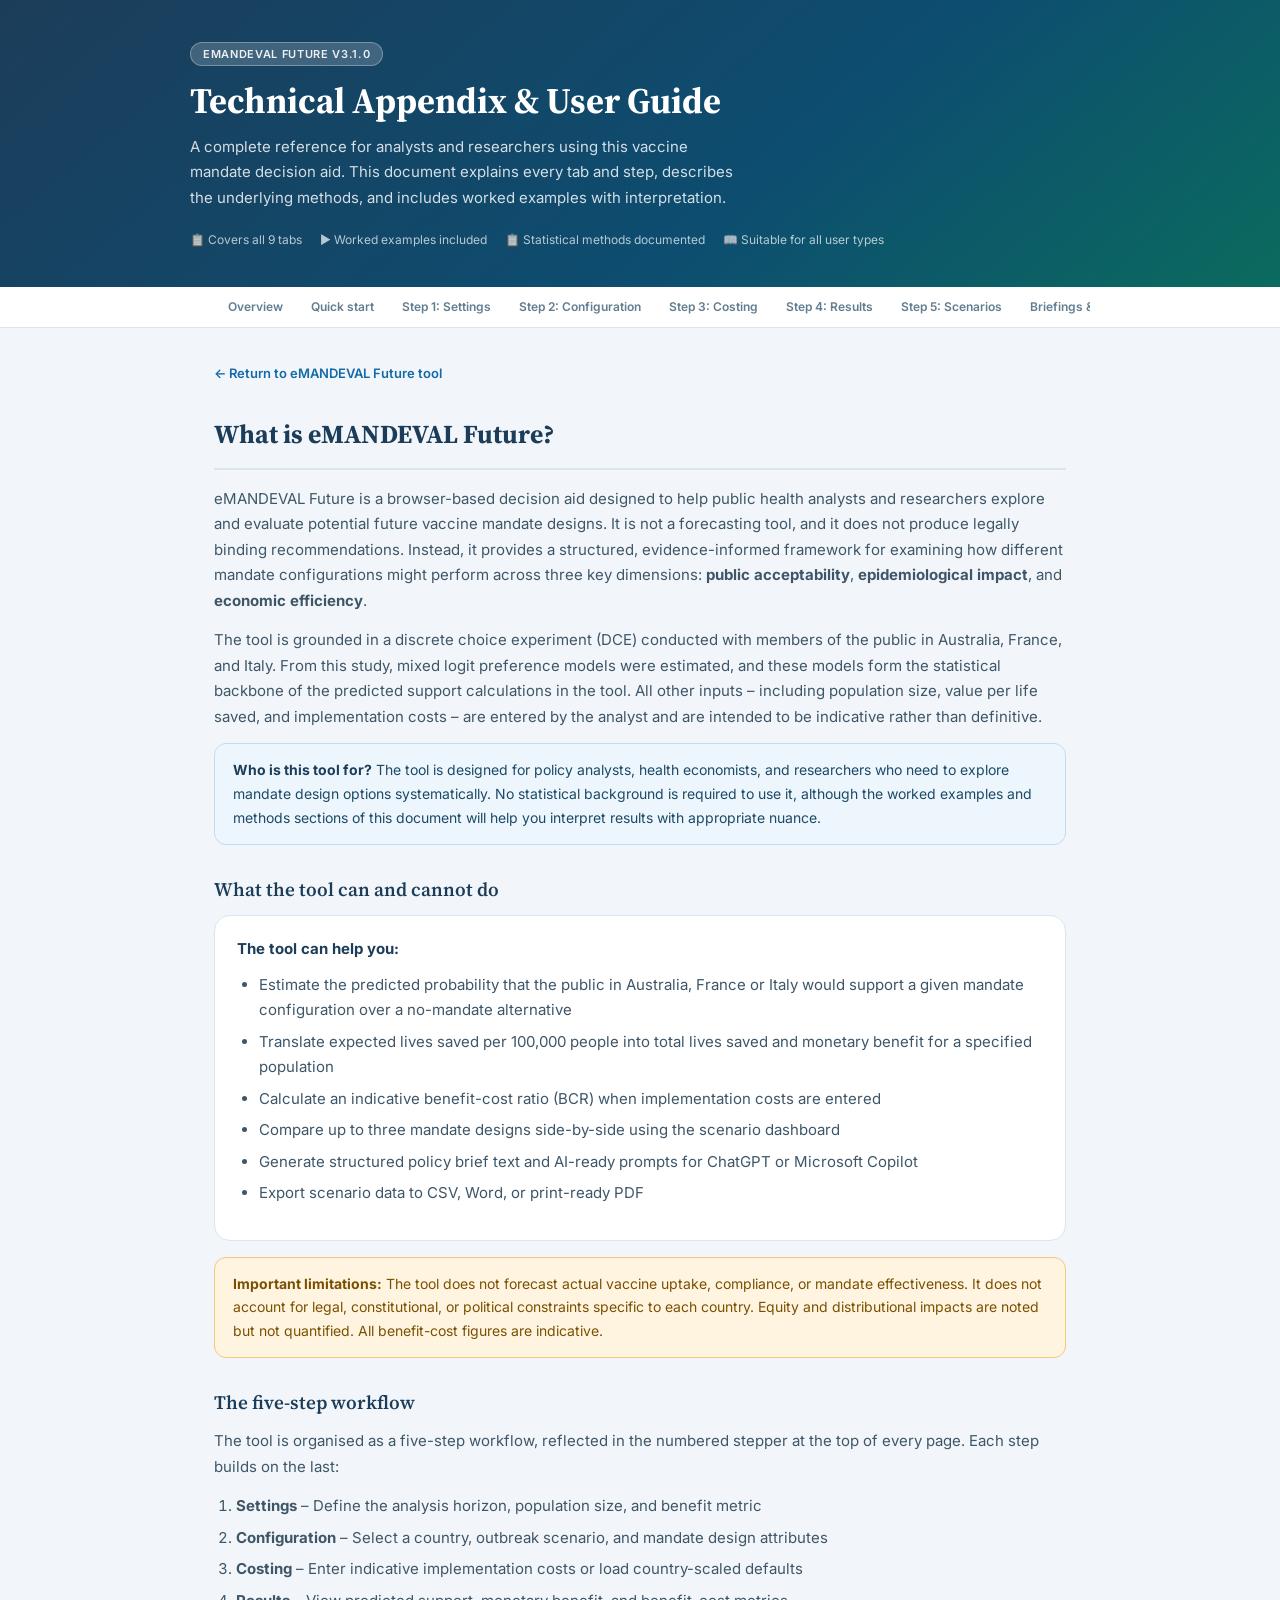
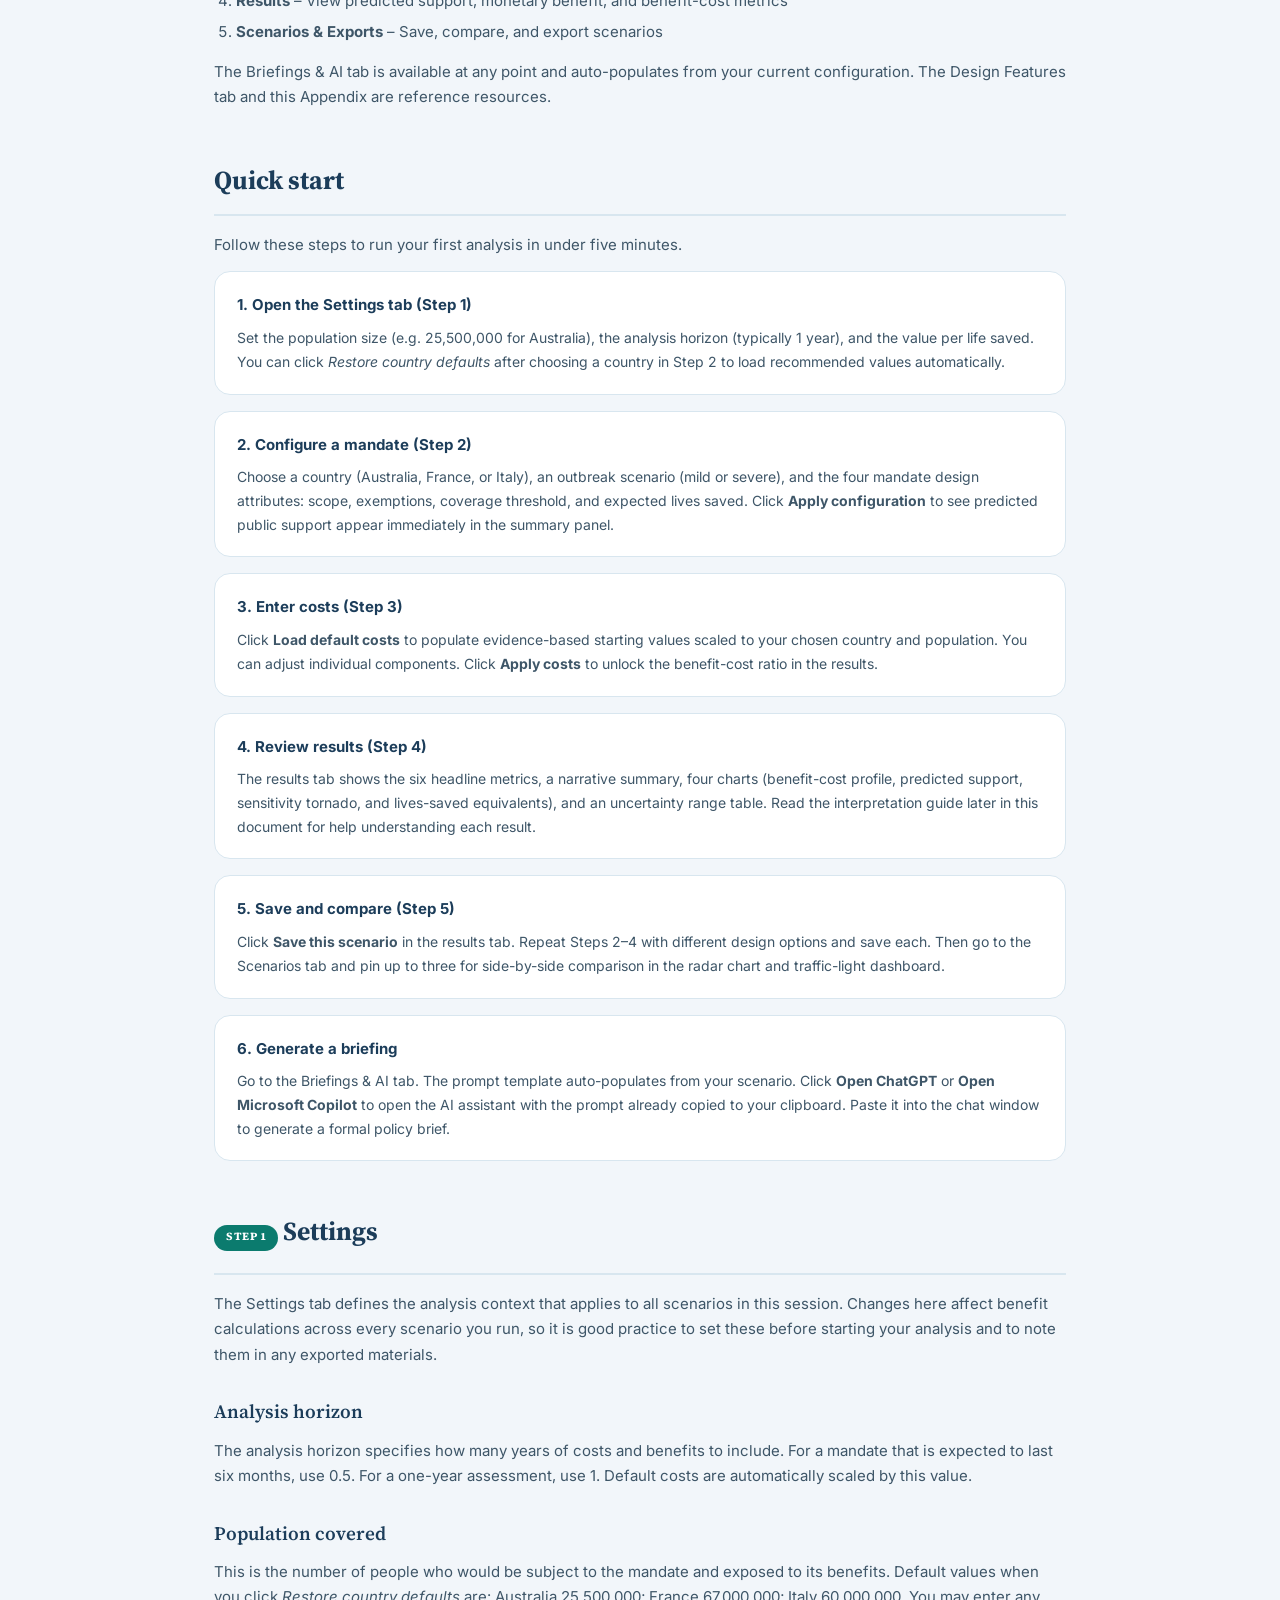
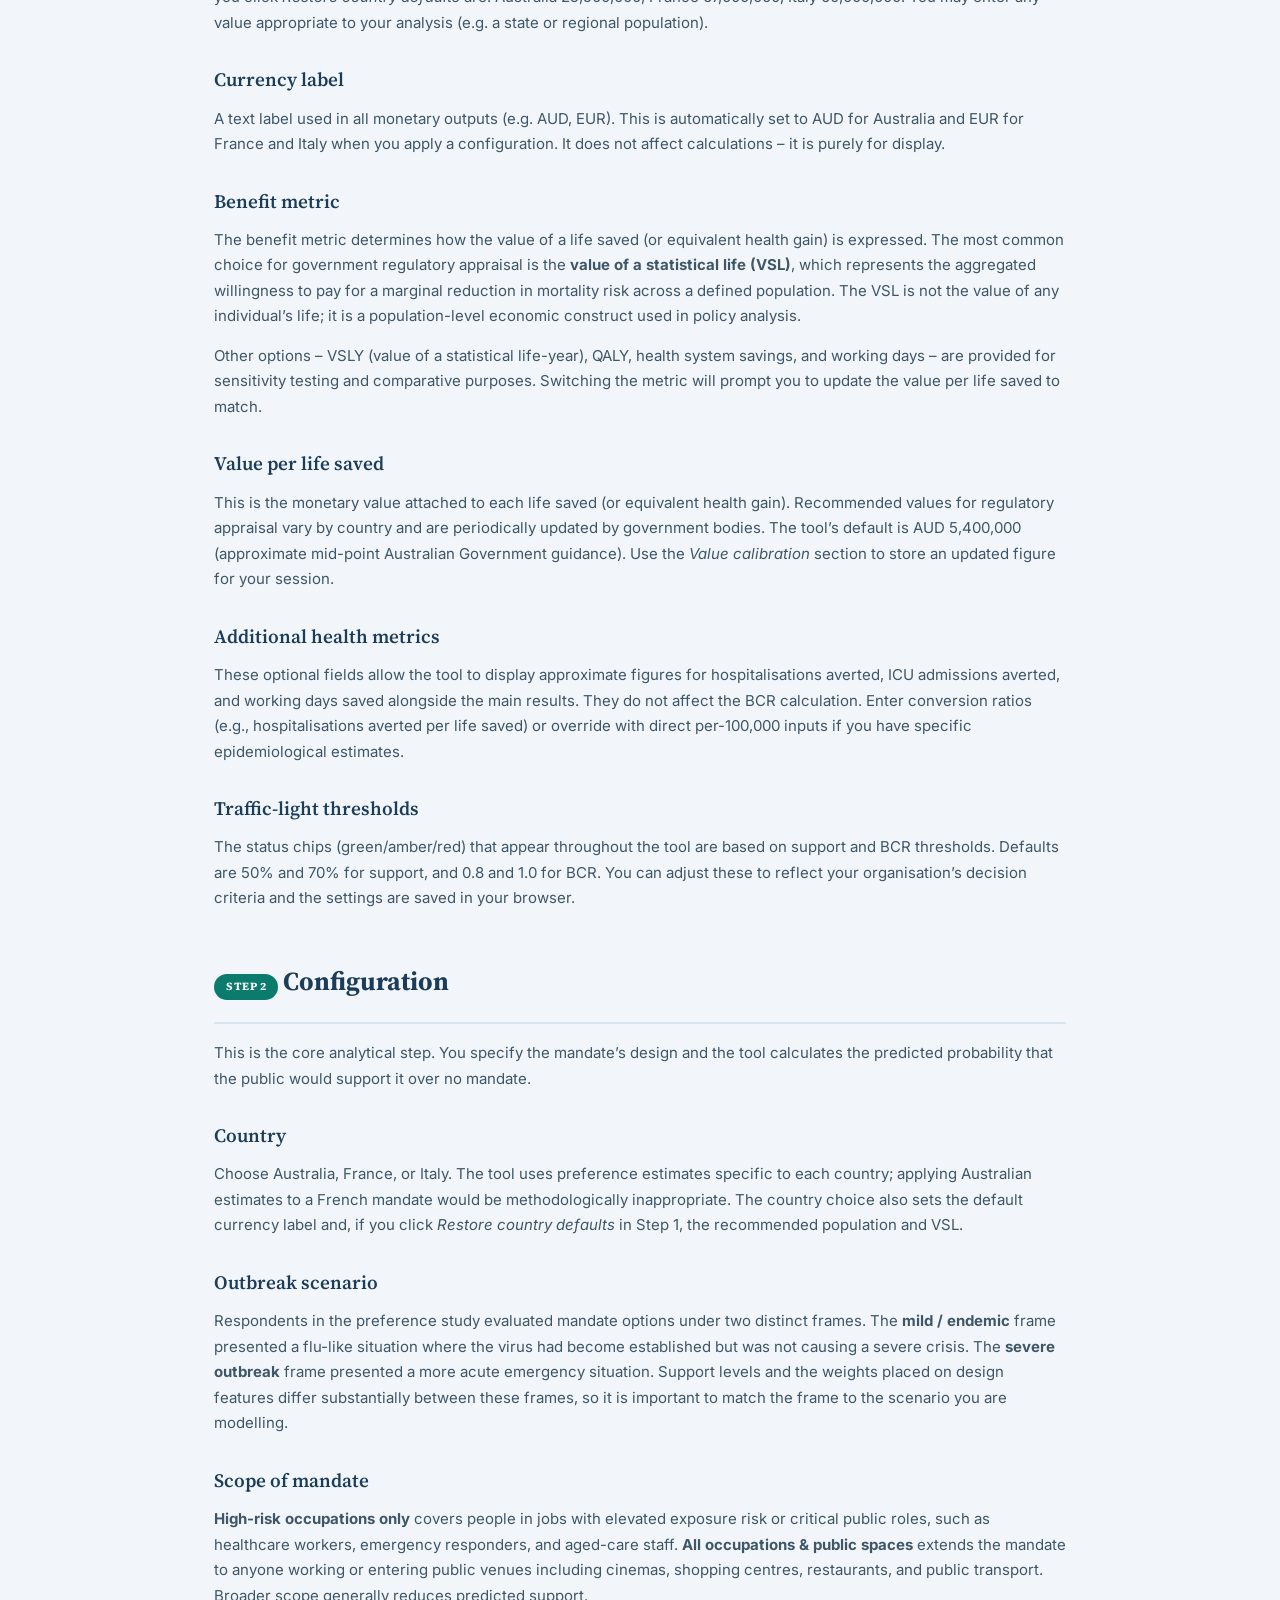
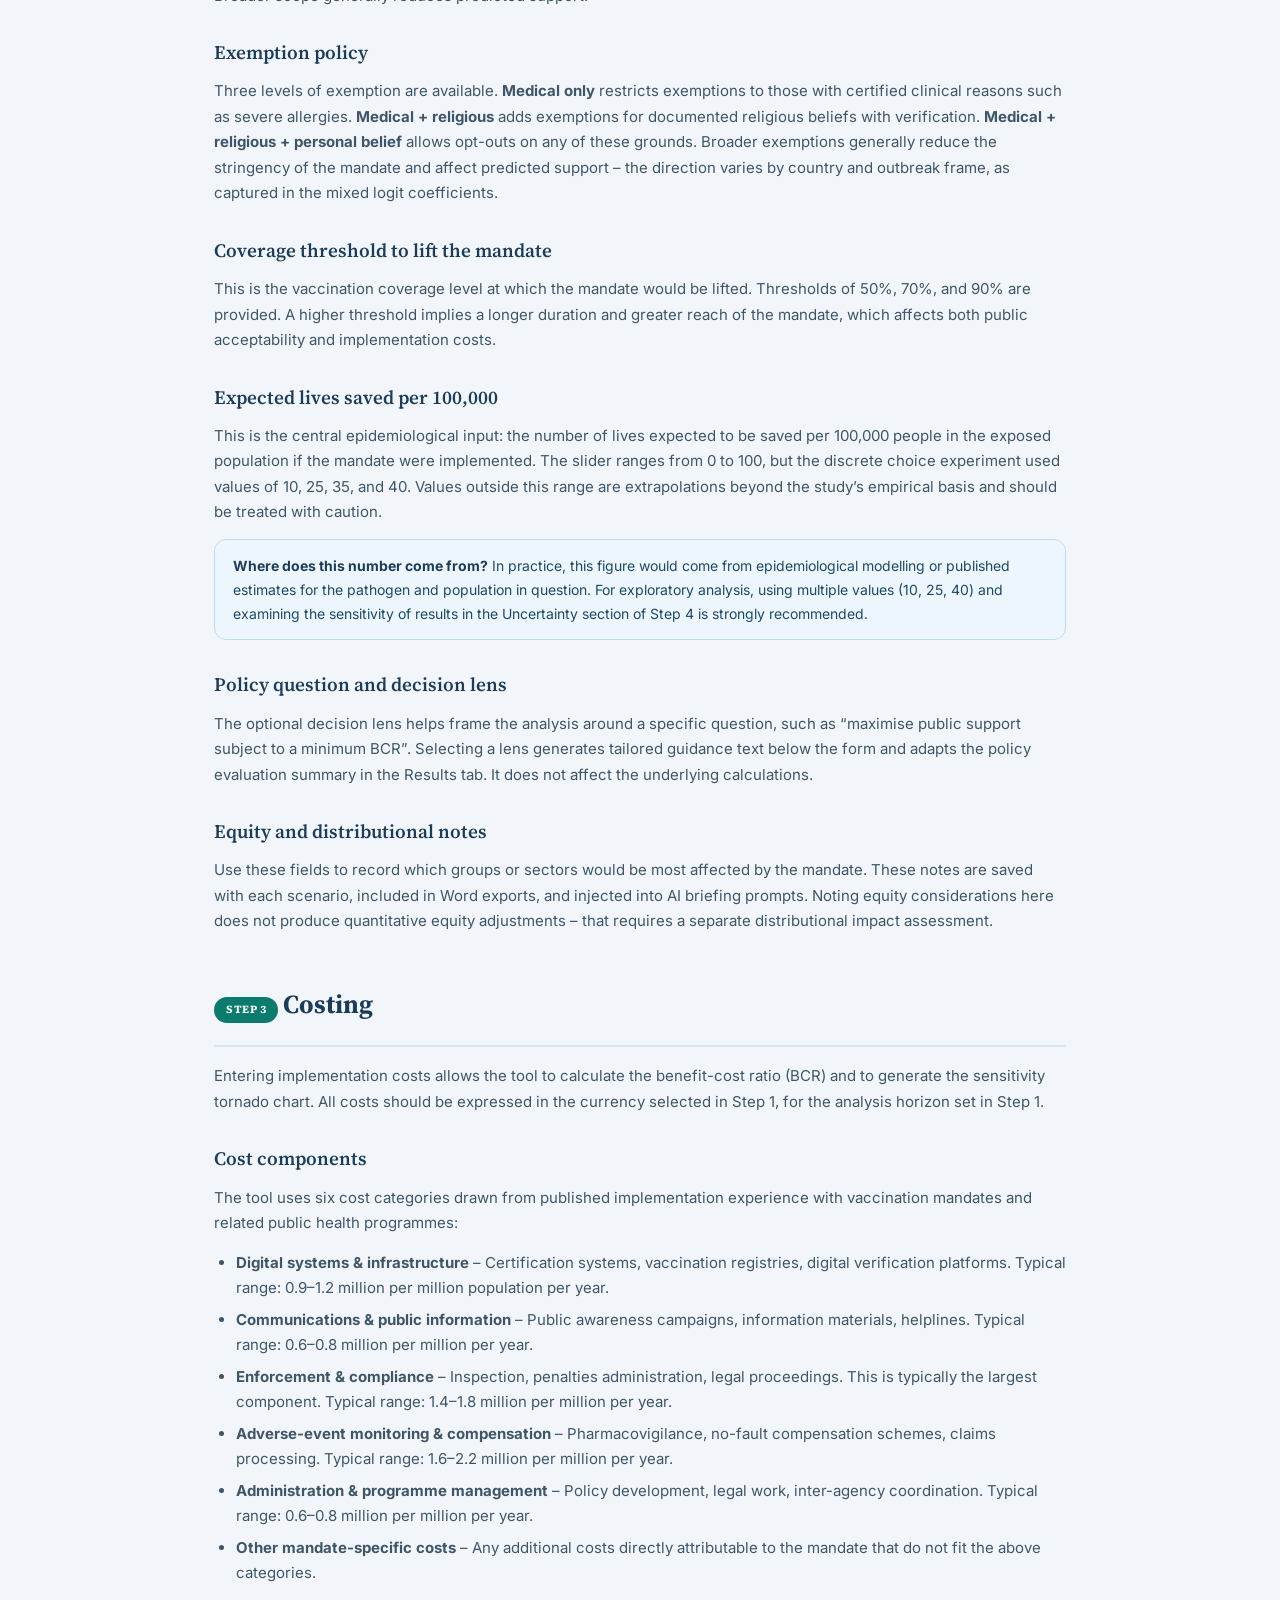
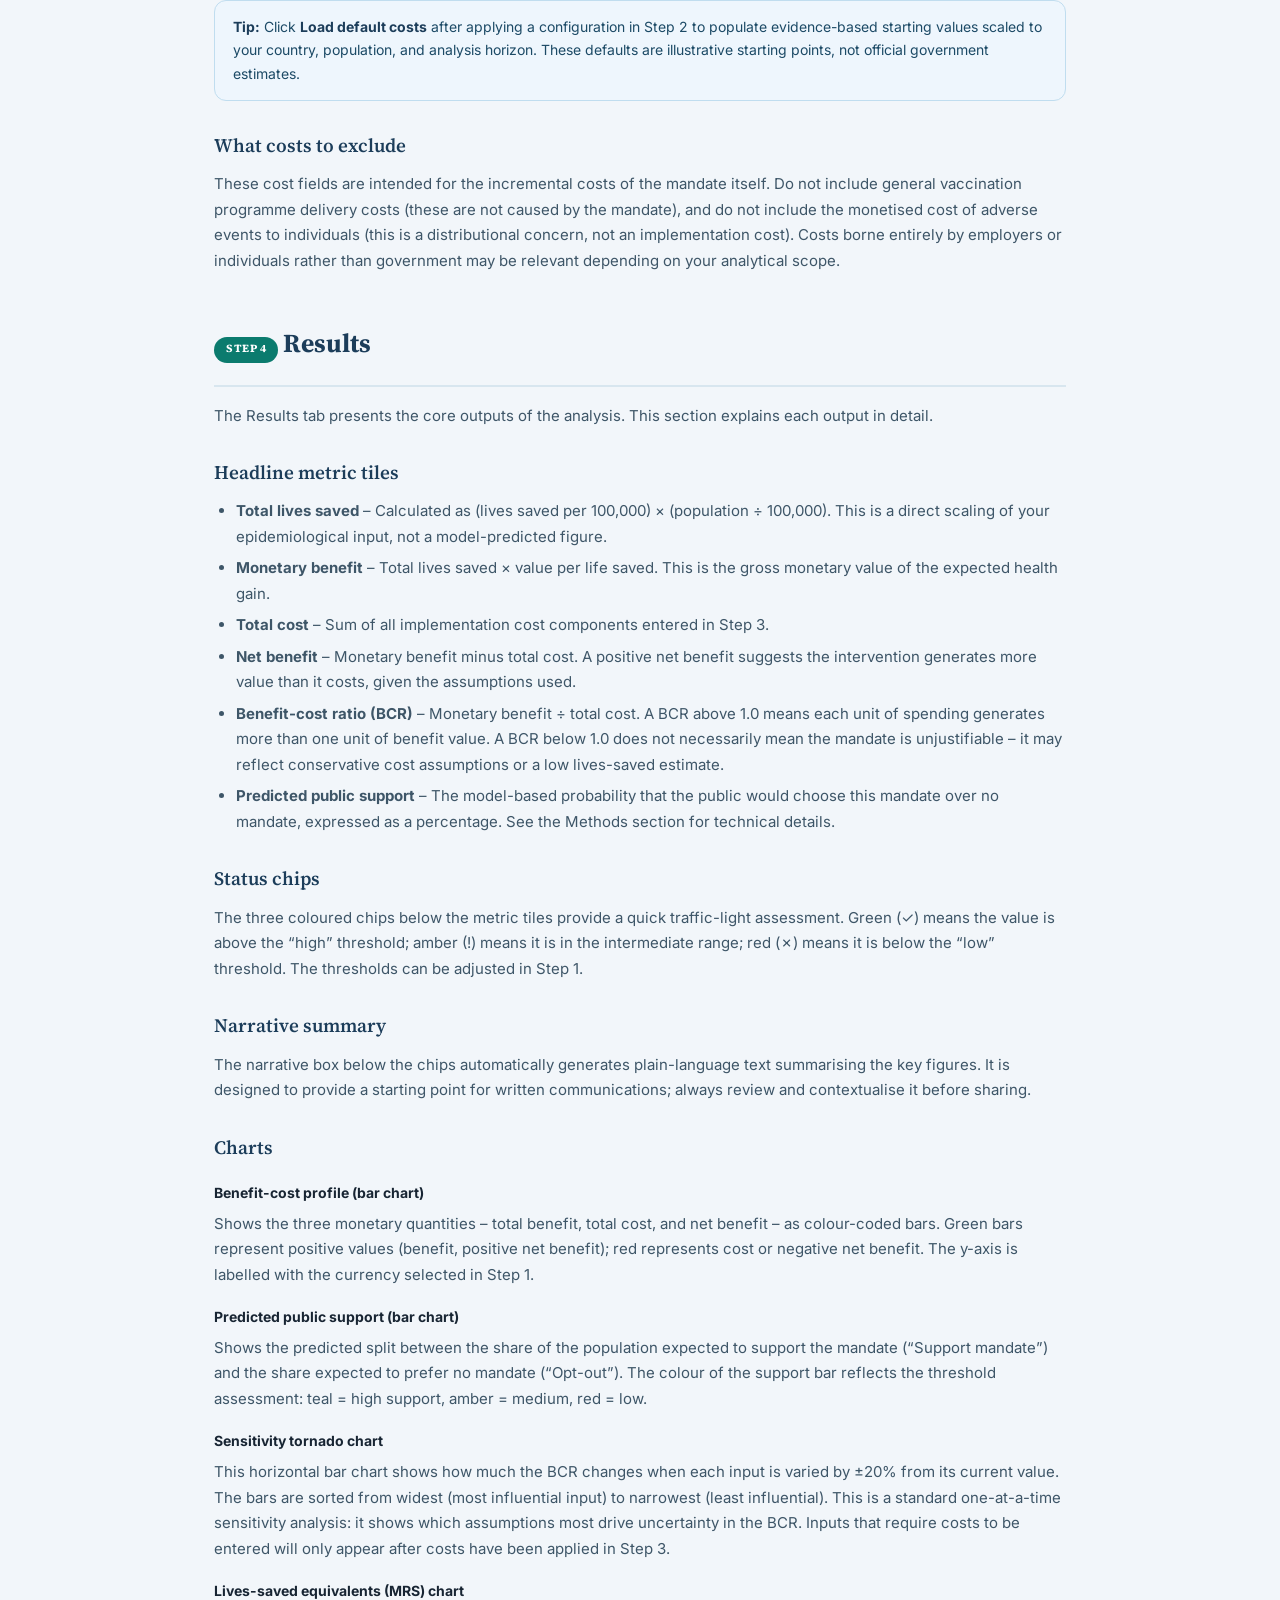
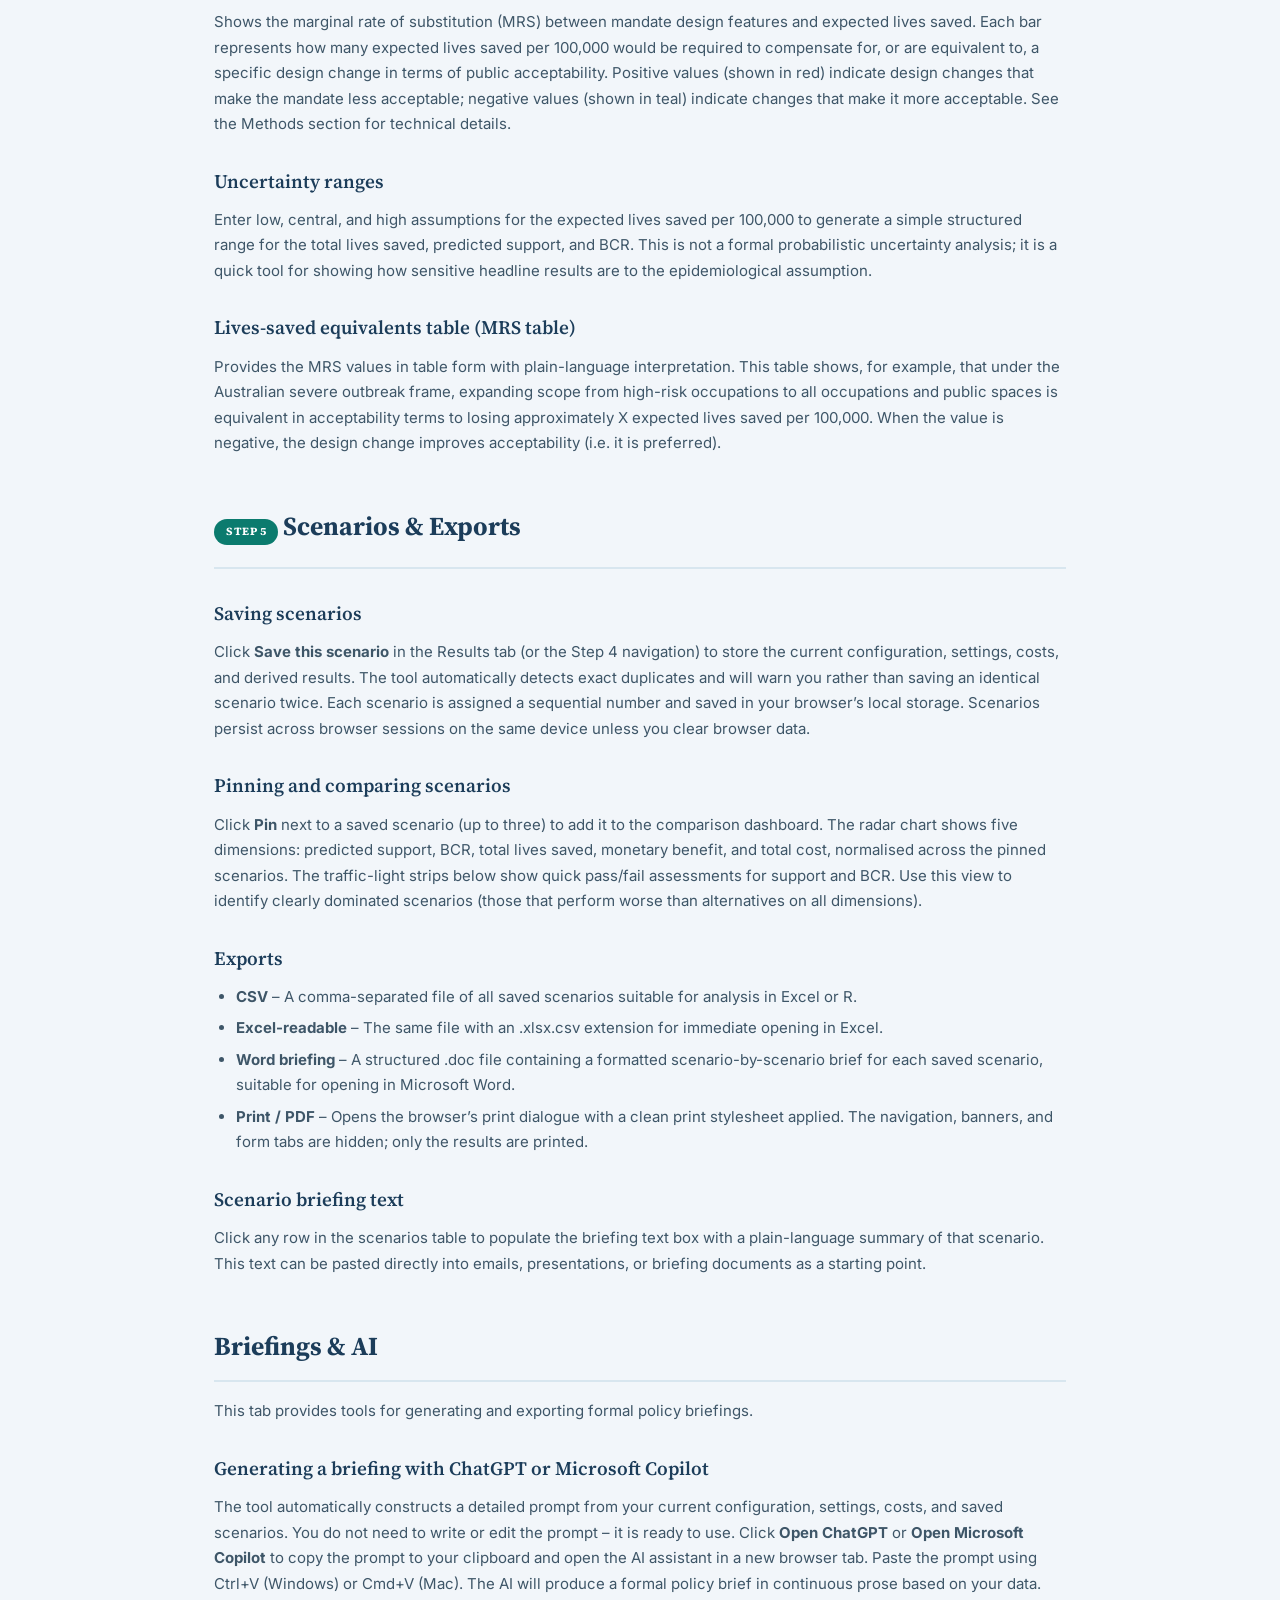
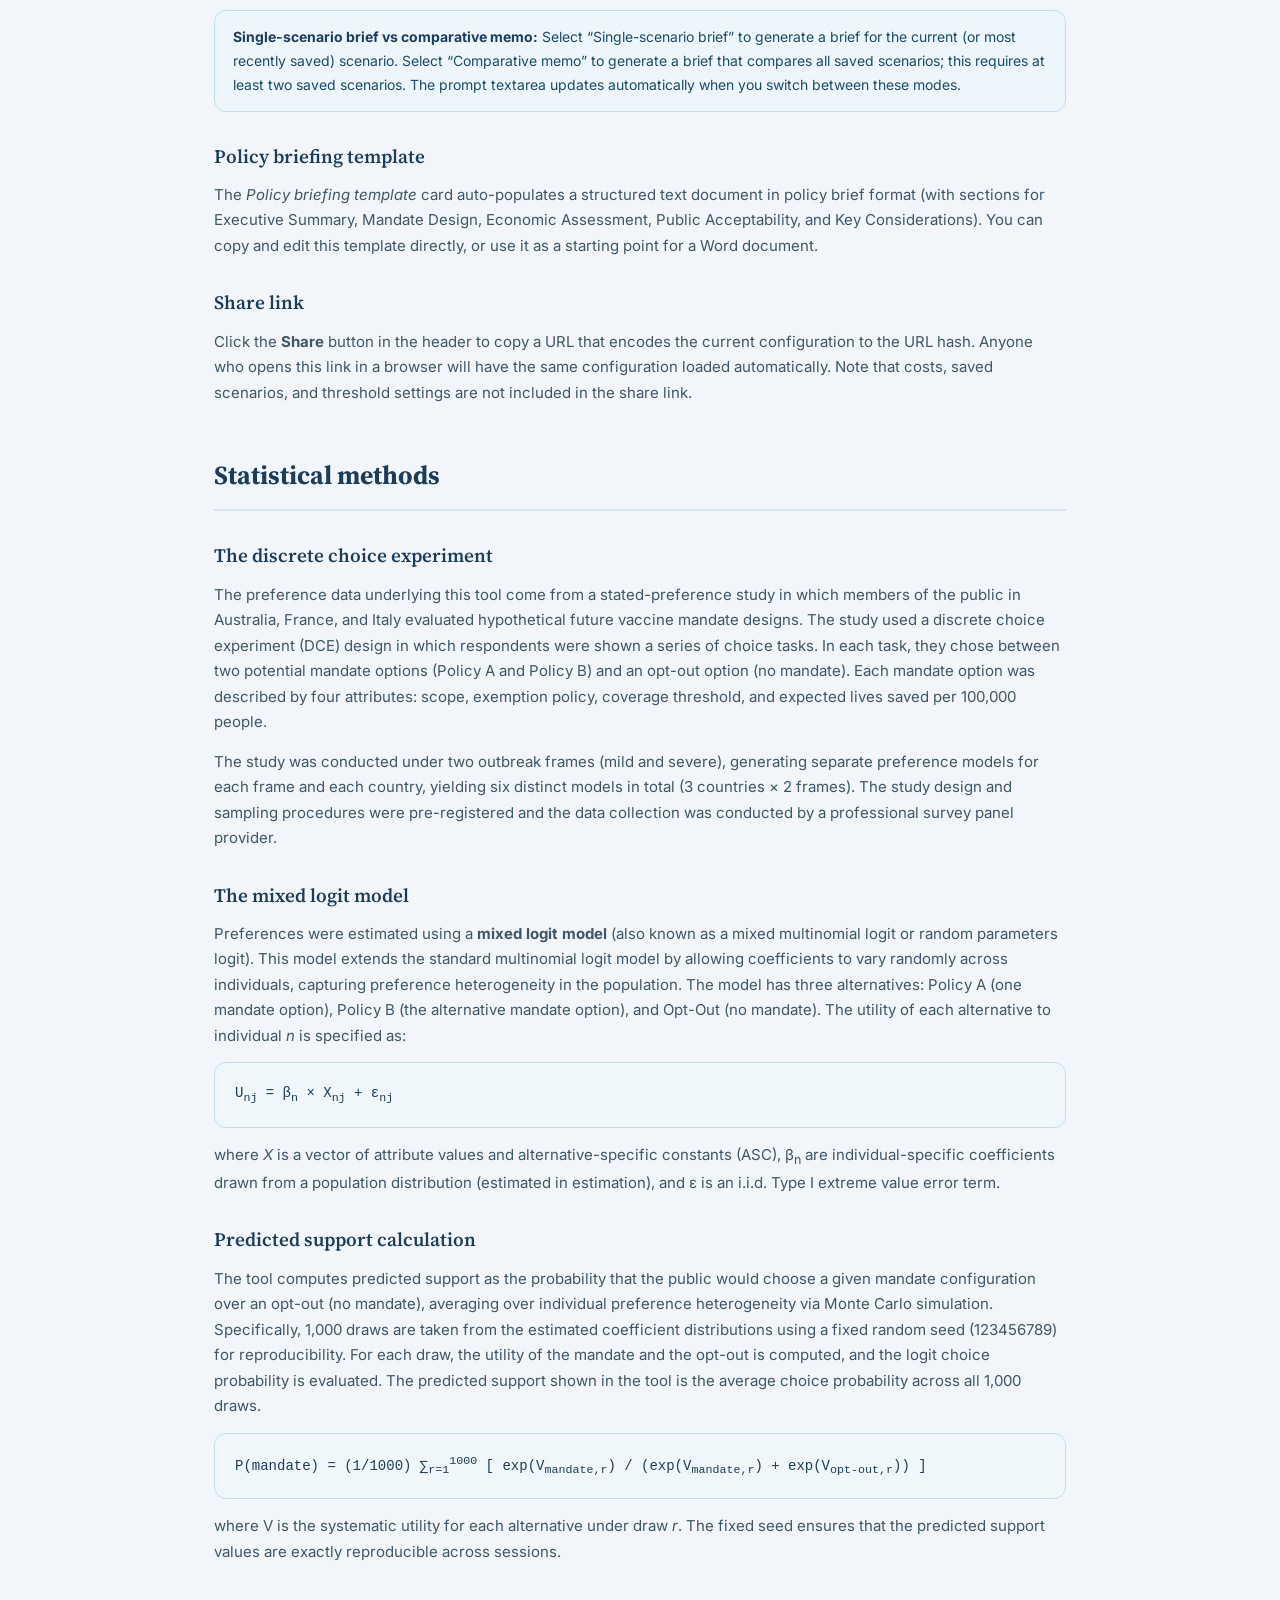
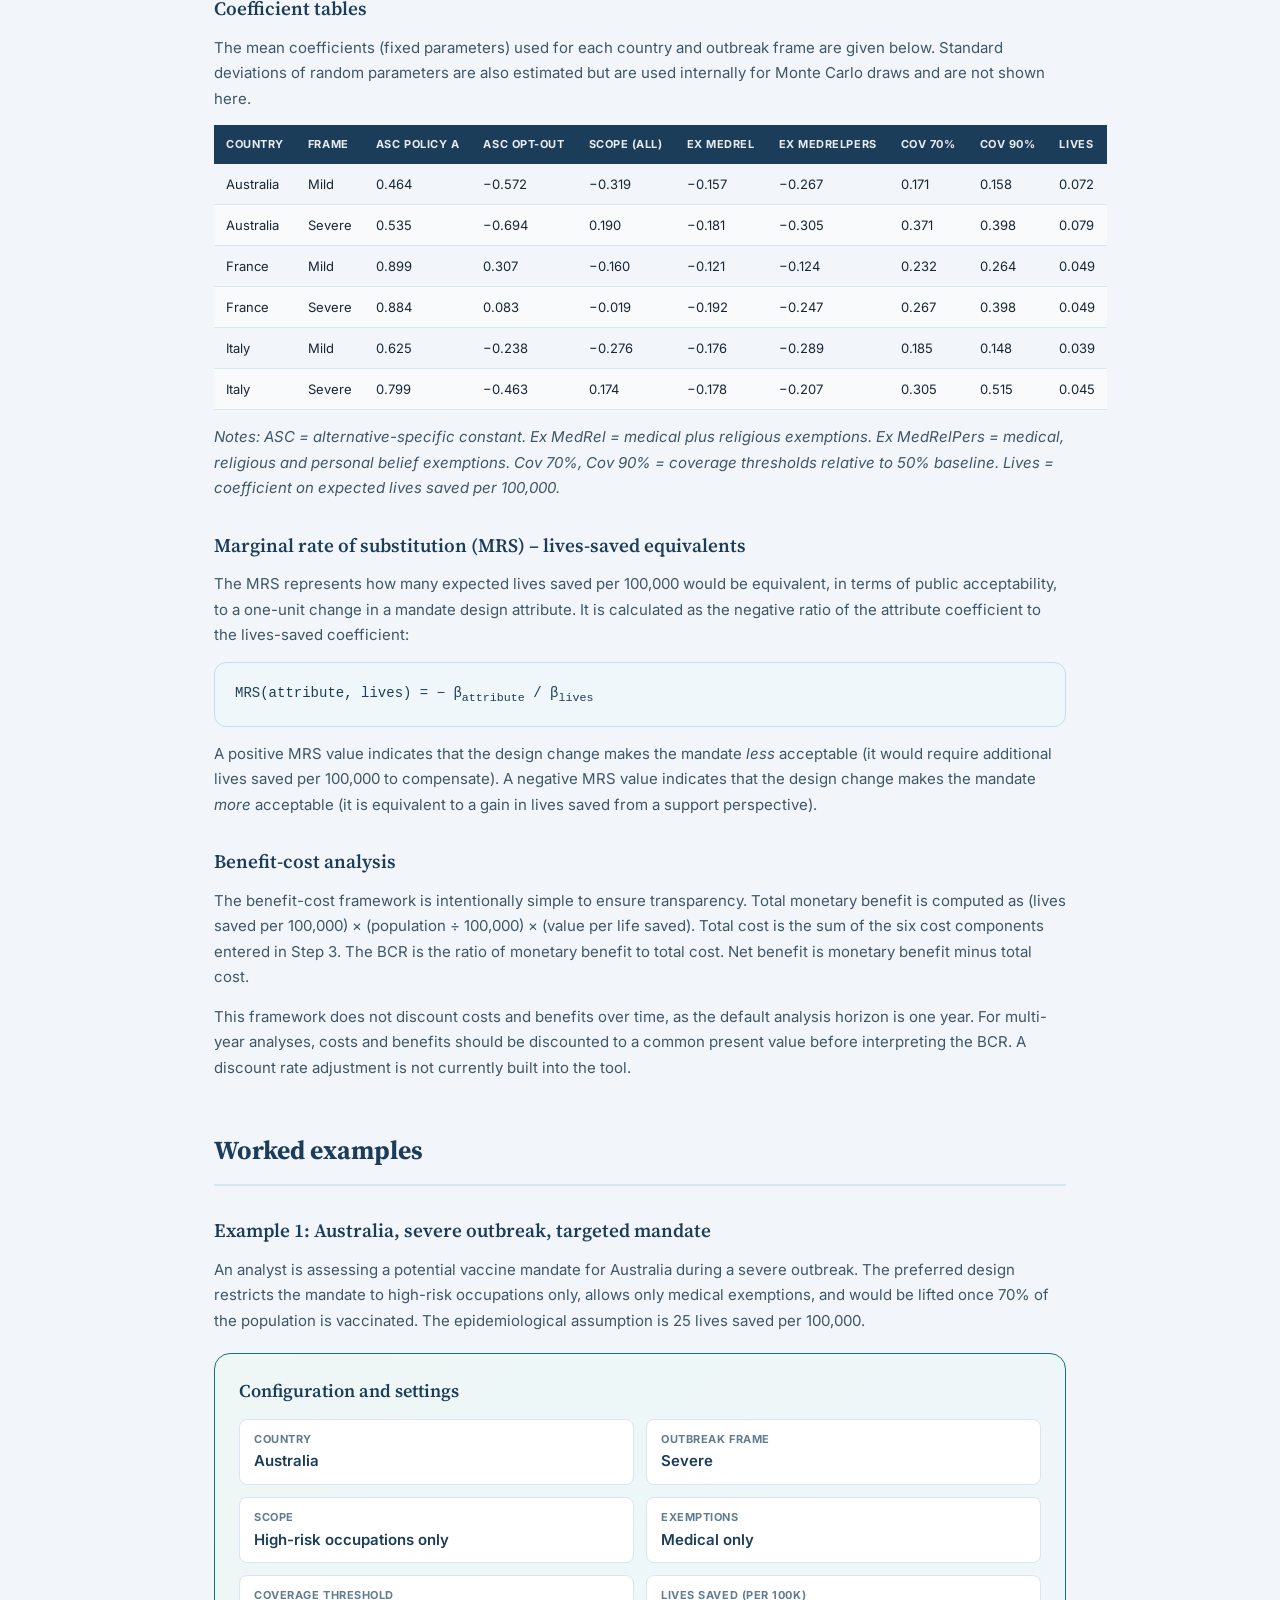
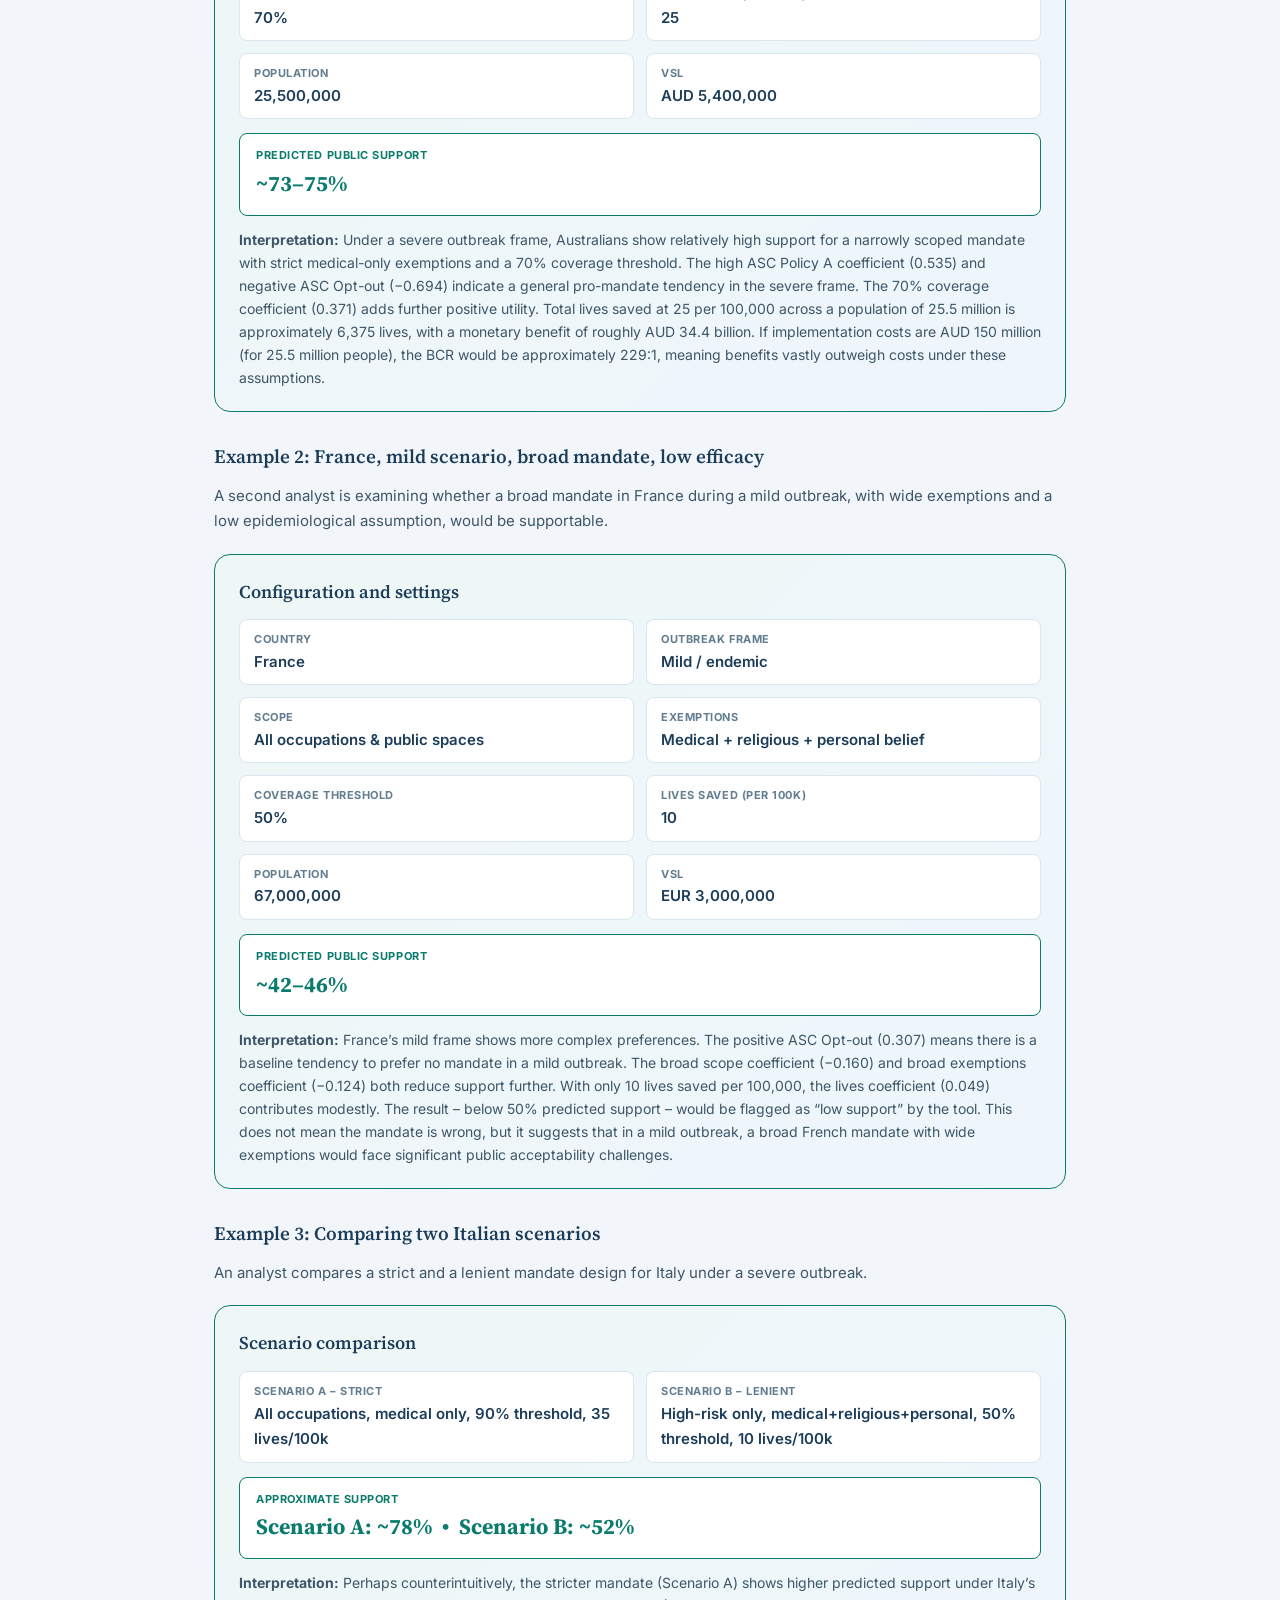
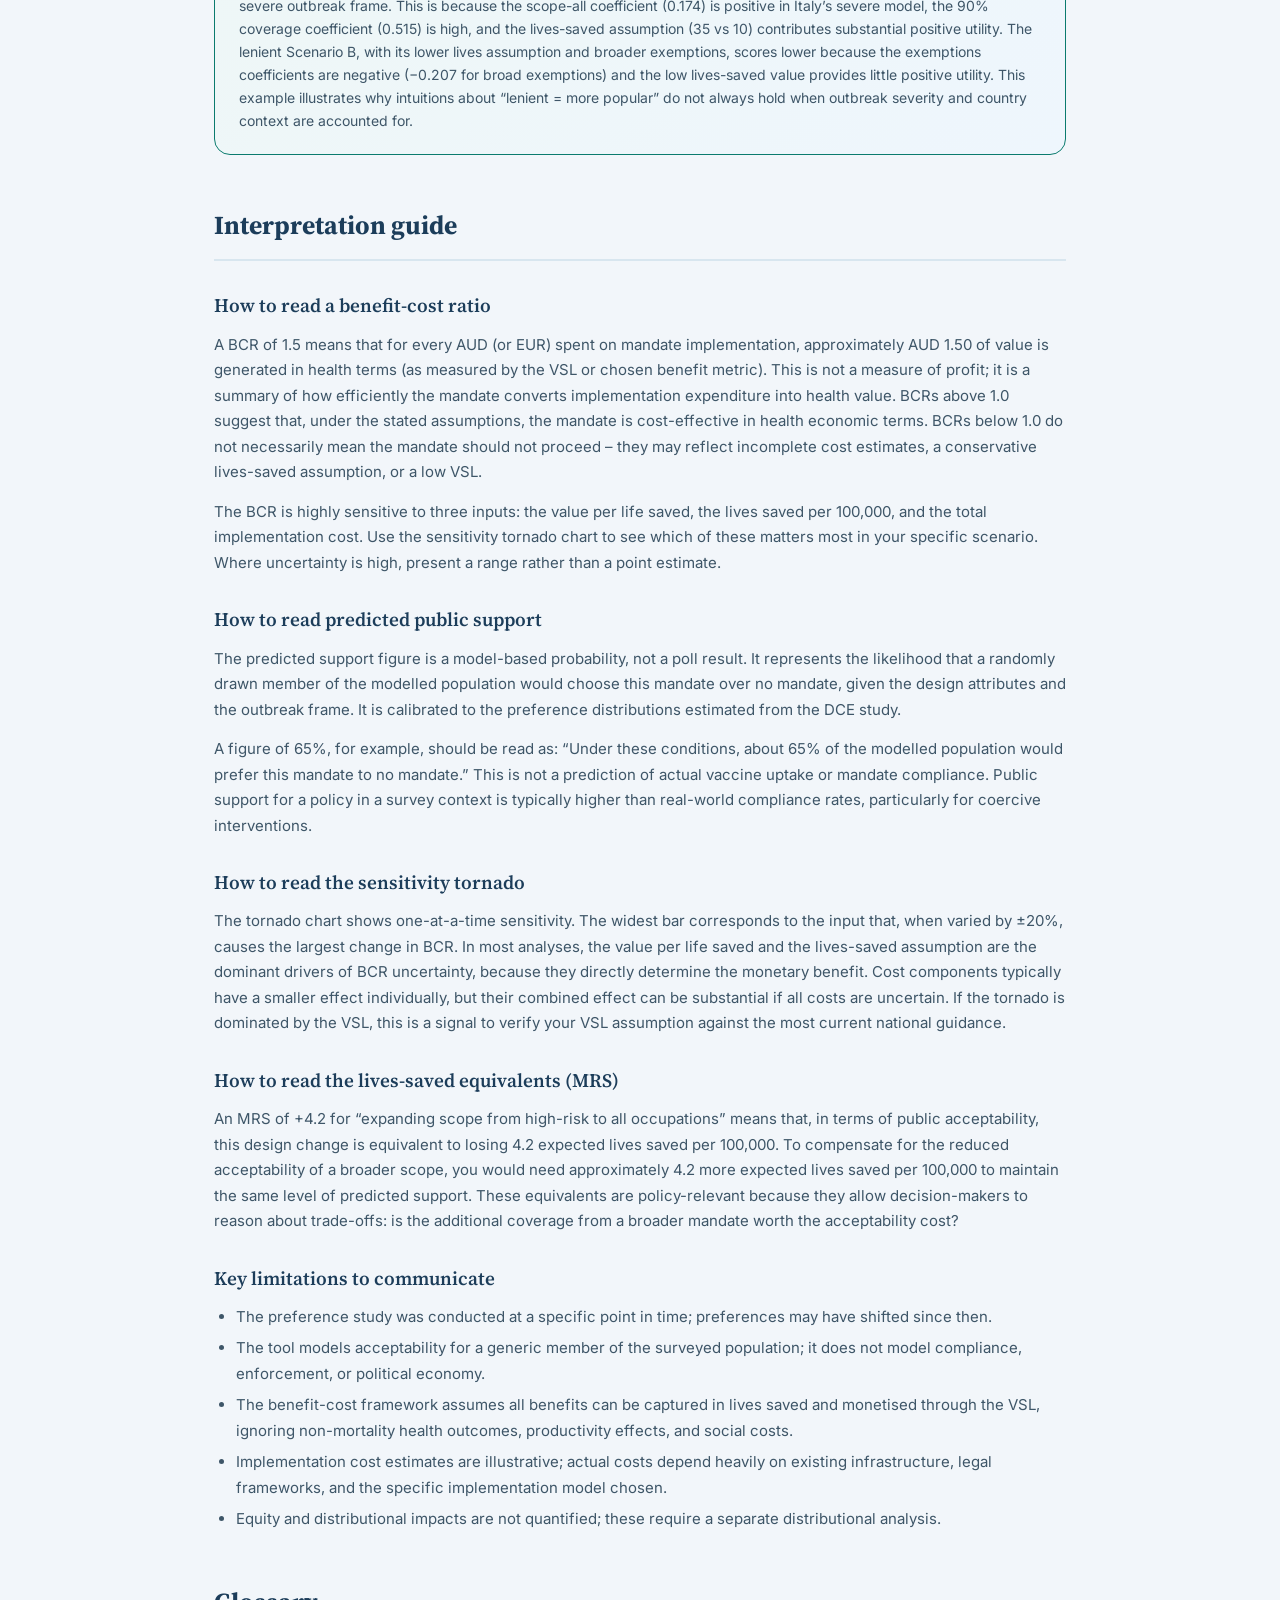
<file: technical-appendix.html>
<!DOCTYPE html>
<html lang="en">
<head>
  <meta charset="UTF-8" />
  <title>eMANDEVAL Future &ndash; Technical Appendix &amp; User Guide</title>
  <meta name="viewport" content="width=device-width, initial-scale=1" />
  <link rel="preconnect" href="https://fonts.googleapis.com" />
  <link rel="preconnect" href="https://fonts.gstatic.com" crossorigin />
  <link href="https://fonts.googleapis.com/css2?family=Source+Serif+4:opsz,wght@8..60,400;8..60,600;8..60,700&family=Inter:wght@400;500;600;700&display=swap" rel="stylesheet" />
  <style>
    :root {
      --navy:      #1C3D5A;
      --teal:      #0B7B6E;
      --blue:      #1469A8;
      --bg:        #F2F6FA;
      --surface:   #FFFFFF;
      --border:    #D8E6EF;
      --text:      #182533;
      --text-mid:  #3E5668;
      --text-soft: #617D8F;
      --success-bg:#E8F6F3;
      --warn-bg:   #FFF4E0;
      --warn-bd:   #F4C878;
      --r-md: 12px; --r-lg: 16px;
      --ff-serif: 'Source Serif 4', Georgia, serif;
      --ff-sans:  'Inter', system-ui, sans-serif;
      --max-w: 900px;
    }
    *, *::before, *::after { box-sizing: border-box; }
    html { scroll-behavior: smooth; }
    body { margin: 0; font-family: var(--ff-sans); font-size: 15px; line-height: 1.7; color: var(--text); background: var(--bg); }

    /* Header */
    .doc-header { background: linear-gradient(140deg, var(--navy) 0%, #0D4D70 60%, #0B6B5E 100%); color: #fff; padding: 40px 24px 36px; }
    .doc-header-inner { max-width: var(--max-w); margin: 0 auto; }
    .doc-kicker { display: inline-flex; align-items: center; height: 24px; padding: 0 12px; background: rgba(255,255,255,0.18); border: 1px solid rgba(255,255,255,0.3); border-radius: 999px; font-size: 11px; font-weight: 600; letter-spacing: 0.06em; text-transform: uppercase; color: rgba(255,255,255,0.9); margin-bottom: 14px; }
    .doc-header h1 { font-family: var(--ff-serif); font-size: clamp(24px,5vw,36px); font-weight: 700; margin: 0 0 12px; line-height: 1.15; }
    .doc-header p { margin: 0; font-size: 15px; color: rgba(255,255,255,0.82); max-width: 62ch; }
    .doc-meta { margin-top: 20px; display: flex; flex-wrap: wrap; gap: 18px; font-size: 12px; color: rgba(255,255,255,0.7); }
    .doc-meta span { display: flex; align-items: center; gap: 5px; }

    /* Navigation */
    .doc-nav { background: var(--surface); border-bottom: 1px solid var(--border); position: sticky; top: 0; z-index: 50; }
    .doc-nav-inner { max-width: var(--max-w); margin: 0 auto; padding: 0 24px; display: flex; gap: 0; overflow-x: auto; scrollbar-width: none; }
    .doc-nav-inner::-webkit-scrollbar { display: none; }
    .nav-link { flex-shrink: 0; display: inline-block; padding: 14px 14px 11px; font: 600 12px/1 var(--ff-sans); color: var(--text-soft); text-decoration: none; border-bottom: 3px solid transparent; white-space: nowrap; transition: color .15s, border-color .15s; }
    .nav-link:hover { color: var(--navy); }
    .nav-link.active { color: var(--navy); border-bottom-color: var(--teal); }

    /* Layout */
    .doc-body { max-width: var(--max-w); margin: 0 auto; padding: 32px 24px 60px; }

    /* Back link */
    .back-link { display: inline-flex; align-items: center; gap: 6px; color: var(--blue); font-size: 13px; font-weight: 600; text-decoration: none; margin-bottom: 28px; }
    .back-link:hover { text-decoration: underline; }

    /* Sections */
    .doc-section { margin-bottom: 48px; scroll-margin-top: 60px; }
    .doc-section h2 { font-family: var(--ff-serif); font-size: 26px; font-weight: 700; color: var(--navy); margin: 0 0 16px; padding-bottom: 12px; border-bottom: 2px solid var(--border); }
    .doc-section h3 { font-family: var(--ff-serif); font-size: 19px; font-weight: 600; color: var(--navy); margin: 28px 0 10px; }
    .doc-section h4 { font-size: 14px; font-weight: 700; color: var(--text); margin: 18px 0 6px; }
    .doc-section p { margin: 0 0 14px; color: var(--text-mid); }
    .doc-section p:last-child { margin-bottom: 0; }
    .doc-section ul, .doc-section ol { padding-left: 22px; margin: 10px 0 14px; color: var(--text-mid); }
    .doc-section li { margin-bottom: 6px; }

    /* Cards */
    .info-card { background: var(--surface); border: 1px solid var(--border); border-radius: var(--r-lg); padding: 20px 22px; margin-bottom: 16px; }
    .info-card h4 { margin: 0 0 8px; color: var(--navy); font-size: 15px; }
    .info-card p { font-size: 14px; margin: 0; }
    .tip-card { background: #EEF6FD; border: 1px solid #C0DDEF; border-radius: var(--r-md); padding: 14px 18px; margin-bottom: 16px; font-size: 14px; color: #1C4A66; }
    .tip-card strong { color: var(--navy); }
    .warn-card { background: var(--warn-bg); border: 1px solid var(--warn-bd); border-radius: var(--r-md); padding: 14px 18px; margin-bottom: 16px; font-size: 14px; color: #7A5000; }
    .formula-card { background: #F0F7FB; border: 1px solid #C0DDEF; border-radius: var(--r-md); padding: 16px 20px; margin: 14px 0; font-family: 'Courier New', Courier, monospace; font-size: 14px; color: var(--navy); line-height: 2; }

    /* Step badges */
    .step-badge { display: inline-flex; align-items: center; height: 26px; padding: 0 12px; background: var(--teal); color: #fff; border-radius: 999px; font-size: 11px; font-weight: 700; letter-spacing: 0.05em; text-transform: uppercase; margin-bottom: 10px; }

    /* Worked example */
    .example-box { background: linear-gradient(135deg, #EEF7F5 0%, #EEF6FD 100%); border: 1.5px solid var(--teal); border-radius: var(--r-lg); padding: 22px 24px; margin: 20px 0; }
    .example-box h4 { font-family: var(--ff-serif); font-size: 18px; font-weight: 600; color: var(--navy); margin: 0 0 12px; }
    .example-row { display: grid; grid-template-columns: 1fr 1fr; gap: 12px; margin-bottom: 14px; }
    @media (max-width: 600px) { .example-row { grid-template-columns: 1fr; } }
    .example-kv { background: #fff; border: 1px solid var(--border); border-radius: 8px; padding: 10px 14px; }
    .example-kv .label { font-size: 11px; font-weight: 700; color: var(--text-soft); text-transform: uppercase; letter-spacing: 0.05em; }
    .example-kv .value { font-size: 15px; font-weight: 600; color: var(--navy); }
    .example-result { background: #fff; border: 1.5px solid var(--teal); border-radius: 8px; padding: 12px 16px; margin-top: 12px; }
    .example-result .label { font-size: 11px; font-weight: 700; color: var(--teal); text-transform: uppercase; letter-spacing: 0.05em; }
    .example-result .value { font-family: var(--ff-serif); font-size: 22px; font-weight: 700; color: var(--teal); }
    .example-interp { margin-top: 12px; font-size: 14px; color: var(--text-mid); line-height: 1.65; }

    /* Coefficient tables */
    .coef-table { width: 100%; border-collapse: collapse; font-size: 13px; margin: 14px 0; }
    .coef-table thead { background: var(--navy); }
    .coef-table th { padding: 10px 12px; text-align: left; color: rgba(255,255,255,0.9); font-size: 11px; font-weight: 700; text-transform: uppercase; letter-spacing: 0.05em; white-space: nowrap; }
    .coef-table td { padding: 9px 12px; border-bottom: 1px solid var(--border); color: var(--text); }
    .coef-table tbody tr:nth-child(even) { background: #F8FAFC; }
    .coef-table tbody tr:hover { background: #EEF6FD; }

    /* Glossary */
    .glossary-term { margin-bottom: 20px; }
    .glossary-term dt { font-weight: 700; color: var(--navy); font-size: 15px; margin-bottom: 4px; }
    .glossary-term dd { margin: 0; color: var(--text-mid); font-size: 14px; line-height: 1.6; }

    /* Anchor offset */
    .anchor { scroll-margin-top: 60px; }

    /* Footer */
    .doc-footer { background: var(--navy); color: rgba(255,255,255,0.6); font-size: 12px; padding: 18px 24px; text-align: center; }
    .doc-footer a { color: rgba(255,255,255,0.8); }
  </style>
</head>
<body>

<header class="doc-header">
  <div class="doc-header-inner">
    <div class="doc-kicker">eMANDEVAL Future v3.1.0</div>
    <h1>Technical Appendix &amp; User Guide</h1>
    <p>A complete reference for analysts and researchers using this vaccine mandate decision aid. This document explains every tab and step, describes the underlying methods, and includes worked examples with interpretation.</p>
    <div class="doc-meta">
      <span>&#128203; Covers all 9 tabs</span>
      <span>&#9654; Worked examples included</span>
      <span>&#128203; Statistical methods documented</span>
      <span>&#128214; Suitable for all user types</span>
    </div>
  </div>
</header>

<nav class="doc-nav" aria-label="Document sections">
  <div class="doc-nav-inner">
    <a class="nav-link active" href="#overview">Overview</a>
    <a class="nav-link" href="#quick-start">Quick start</a>
    <a class="nav-link" href="#step1">Step 1: Settings</a>
    <a class="nav-link" href="#step2">Step 2: Configuration</a>
    <a class="nav-link" href="#step3">Step 3: Costing</a>
    <a class="nav-link" href="#step4">Step 4: Results</a>
    <a class="nav-link" href="#step5">Step 5: Scenarios</a>
    <a class="nav-link" href="#briefings">Briefings &amp; AI</a>
    <a class="nav-link" href="#methods">Methods</a>
    <a class="nav-link" href="#examples">Worked examples</a>
    <a class="nav-link" href="#interpretation">Interpretation guide</a>
    <a class="nav-link" href="#glossary">Glossary</a>
  </div>
</nav>

<div class="doc-body">

  <a class="back-link" href="index.html">&#8592; Return to eMANDEVAL Future tool</a>

  <!-- ===== OVERVIEW ===== -->
  <section id="overview" class="doc-section anchor">
    <h2>What is eMANDEVAL Future?</h2>
    <p>eMANDEVAL Future is a browser-based decision aid designed to help public health analysts and researchers explore and evaluate potential future vaccine mandate designs. It is not a forecasting tool, and it does not produce legally binding recommendations. Instead, it provides a structured, evidence-informed framework for examining how different mandate configurations might perform across three key dimensions: <strong>public acceptability</strong>, <strong>epidemiological impact</strong>, and <strong>economic efficiency</strong>.</p>
    <p>The tool is grounded in a discrete choice experiment (DCE) conducted with members of the public in Australia, France, and Italy. From this study, mixed logit preference models were estimated, and these models form the statistical backbone of the predicted support calculations in the tool. All other inputs &ndash; including population size, value per life saved, and implementation costs &ndash; are entered by the analyst and are intended to be indicative rather than definitive.</p>

    <div class="tip-card">
      <strong>Who is this tool for?</strong> The tool is designed for policy analysts, health economists, and researchers who need to explore mandate design options systematically. No statistical background is required to use it, although the worked examples and methods sections of this document will help you interpret results with appropriate nuance.
    </div>

    <h3>What the tool can and cannot do</h3>
    <div class="info-card">
      <h4>The tool can help you:</h4>
      <ul>
        <li>Estimate the predicted probability that the public in Australia, France or Italy would support a given mandate configuration over a no-mandate alternative</li>
        <li>Translate expected lives saved per 100,000 people into total lives saved and monetary benefit for a specified population</li>
        <li>Calculate an indicative benefit-cost ratio (BCR) when implementation costs are entered</li>
        <li>Compare up to three mandate designs side-by-side using the scenario dashboard</li>
        <li>Generate structured policy brief text and AI-ready prompts for ChatGPT or Microsoft Copilot</li>
        <li>Export scenario data to CSV, Word, or print-ready PDF</li>
      </ul>
    </div>
    <div class="warn-card">
      <strong>Important limitations:</strong> The tool does not forecast actual vaccine uptake, compliance, or mandate effectiveness. It does not account for legal, constitutional, or political constraints specific to each country. Equity and distributional impacts are noted but not quantified. All benefit-cost figures are indicative.
    </div>

    <h3>The five-step workflow</h3>
    <p>The tool is organised as a five-step workflow, reflected in the numbered stepper at the top of every page. Each step builds on the last:</p>
    <ol>
      <li><strong>Settings</strong> &ndash; Define the analysis horizon, population size, and benefit metric</li>
      <li><strong>Configuration</strong> &ndash; Select a country, outbreak scenario, and mandate design attributes</li>
      <li><strong>Costing</strong> &ndash; Enter indicative implementation costs or load country-scaled defaults</li>
      <li><strong>Results</strong> &ndash; View predicted support, monetary benefit, and benefit-cost metrics</li>
      <li><strong>Scenarios &amp; Exports</strong> &ndash; Save, compare, and export scenarios</li>
    </ol>
    <p>The Briefings &amp; AI tab is available at any point and auto-populates from your current configuration. The Design Features tab and this Appendix are reference resources.</p>
  </section>

  <!-- ===== QUICK START ===== -->
  <section id="quick-start" class="doc-section anchor">
    <h2>Quick start</h2>
    <p>Follow these steps to run your first analysis in under five minutes.</p>

    <div class="info-card">
      <h4>1. Open the Settings tab (Step 1)</h4>
      <p>Set the population size (e.g. 25,500,000 for Australia), the analysis horizon (typically 1 year), and the value per life saved. You can click <em>Restore country defaults</em> after choosing a country in Step 2 to load recommended values automatically.</p>
    </div>
    <div class="info-card">
      <h4>2. Configure a mandate (Step 2)</h4>
      <p>Choose a country (Australia, France, or Italy), an outbreak scenario (mild or severe), and the four mandate design attributes: scope, exemptions, coverage threshold, and expected lives saved. Click <strong>Apply configuration</strong> to see predicted public support appear immediately in the summary panel.</p>
    </div>
    <div class="info-card">
      <h4>3. Enter costs (Step 3)</h4>
      <p>Click <strong>Load default costs</strong> to populate evidence-based starting values scaled to your chosen country and population. You can adjust individual components. Click <strong>Apply costs</strong> to unlock the benefit-cost ratio in the results.</p>
    </div>
    <div class="info-card">
      <h4>4. Review results (Step 4)</h4>
      <p>The results tab shows the six headline metrics, a narrative summary, four charts (benefit-cost profile, predicted support, sensitivity tornado, and lives-saved equivalents), and an uncertainty range table. Read the interpretation guide later in this document for help understanding each result.</p>
    </div>
    <div class="info-card">
      <h4>5. Save and compare (Step 5)</h4>
      <p>Click <strong>Save this scenario</strong> in the results tab. Repeat Steps 2&ndash;4 with different design options and save each. Then go to the Scenarios tab and pin up to three for side-by-side comparison in the radar chart and traffic-light dashboard.</p>
    </div>
    <div class="info-card">
      <h4>6. Generate a briefing</h4>
      <p>Go to the Briefings &amp; AI tab. The prompt template auto-populates from your scenario. Click <strong>Open ChatGPT</strong> or <strong>Open Microsoft Copilot</strong> to open the AI assistant with the prompt already copied to your clipboard. Paste it into the chat window to generate a formal policy brief.</p>
    </div>
  </section>

  <!-- ===== STEP 1 ===== -->
  <section id="step1" class="doc-section anchor">
    <h2><span class="step-badge">Step 1</span> Settings</h2>
    <p>The Settings tab defines the analysis context that applies to all scenarios in this session. Changes here affect benefit calculations across every scenario you run, so it is good practice to set these before starting your analysis and to note them in any exported materials.</p>

    <h3>Analysis horizon</h3>
    <p>The analysis horizon specifies how many years of costs and benefits to include. For a mandate that is expected to last six months, use 0.5. For a one-year assessment, use 1. Default costs are automatically scaled by this value.</p>

    <h3>Population covered</h3>
    <p>This is the number of people who would be subject to the mandate and exposed to its benefits. Default values when you click <em>Restore country defaults</em> are: Australia 25,500,000; France 67,000,000; Italy 60,000,000. You may enter any value appropriate to your analysis (e.g. a state or regional population).</p>

    <h3>Currency label</h3>
    <p>A text label used in all monetary outputs (e.g. AUD, EUR). This is automatically set to AUD for Australia and EUR for France and Italy when you apply a configuration. It does not affect calculations &ndash; it is purely for display.</p>

    <h3>Benefit metric</h3>
    <p>The benefit metric determines how the value of a life saved (or equivalent health gain) is expressed. The most common choice for government regulatory appraisal is the <strong>value of a statistical life (VSL)</strong>, which represents the aggregated willingness to pay for a marginal reduction in mortality risk across a defined population. The VSL is not the value of any individual&rsquo;s life; it is a population-level economic construct used in policy analysis.</p>
    <p>Other options &ndash; VSLY (value of a statistical life-year), QALY, health system savings, and working days &ndash; are provided for sensitivity testing and comparative purposes. Switching the metric will prompt you to update the value per life saved to match.</p>

    <h3>Value per life saved</h3>
    <p>This is the monetary value attached to each life saved (or equivalent health gain). Recommended values for regulatory appraisal vary by country and are periodically updated by government bodies. The tool&rsquo;s default is AUD 5,400,000 (approximate mid-point Australian Government guidance). Use the <em>Value calibration</em> section to store an updated figure for your session.</p>

    <h3>Additional health metrics</h3>
    <p>These optional fields allow the tool to display approximate figures for hospitalisations averted, ICU admissions averted, and working days saved alongside the main results. They do not affect the BCR calculation. Enter conversion ratios (e.g., hospitalisations averted per life saved) or override with direct per-100,000 inputs if you have specific epidemiological estimates.</p>

    <h3>Traffic-light thresholds</h3>
    <p>The status chips (green/amber/red) that appear throughout the tool are based on support and BCR thresholds. Defaults are 50% and 70% for support, and 0.8 and 1.0 for BCR. You can adjust these to reflect your organisation&rsquo;s decision criteria and the settings are saved in your browser.</p>
  </section>

  <!-- ===== STEP 2 ===== -->
  <section id="step2" class="doc-section anchor">
    <h2><span class="step-badge">Step 2</span> Configuration</h2>
    <p>This is the core analytical step. You specify the mandate&rsquo;s design and the tool calculates the predicted probability that the public would support it over no mandate.</p>

    <h3>Country</h3>
    <p>Choose Australia, France, or Italy. The tool uses preference estimates specific to each country; applying Australian estimates to a French mandate would be methodologically inappropriate. The country choice also sets the default currency label and, if you click <em>Restore country defaults</em> in Step 1, the recommended population and VSL.</p>

    <h3>Outbreak scenario</h3>
    <p>Respondents in the preference study evaluated mandate options under two distinct frames. The <strong>mild / endemic</strong> frame presented a flu-like situation where the virus had become established but was not causing a severe crisis. The <strong>severe outbreak</strong> frame presented a more acute emergency situation. Support levels and the weights placed on design features differ substantially between these frames, so it is important to match the frame to the scenario you are modelling.</p>

    <h3>Scope of mandate</h3>
    <p><strong>High-risk occupations only</strong> covers people in jobs with elevated exposure risk or critical public roles, such as healthcare workers, emergency responders, and aged-care staff. <strong>All occupations &amp; public spaces</strong> extends the mandate to anyone working or entering public venues including cinemas, shopping centres, restaurants, and public transport. Broader scope generally reduces predicted support.</p>

    <h3>Exemption policy</h3>
    <p>Three levels of exemption are available. <strong>Medical only</strong> restricts exemptions to those with certified clinical reasons such as severe allergies. <strong>Medical + religious</strong> adds exemptions for documented religious beliefs with verification. <strong>Medical + religious + personal belief</strong> allows opt-outs on any of these grounds. Broader exemptions generally reduce the stringency of the mandate and affect predicted support &ndash; the direction varies by country and outbreak frame, as captured in the mixed logit coefficients.</p>

    <h3>Coverage threshold to lift the mandate</h3>
    <p>This is the vaccination coverage level at which the mandate would be lifted. Thresholds of 50%, 70%, and 90% are provided. A higher threshold implies a longer duration and greater reach of the mandate, which affects both public acceptability and implementation costs.</p>

    <h3>Expected lives saved per 100,000</h3>
    <p>This is the central epidemiological input: the number of lives expected to be saved per 100,000 people in the exposed population if the mandate were implemented. The slider ranges from 0 to 100, but the discrete choice experiment used values of 10, 25, 35, and 40. Values outside this range are extrapolations beyond the study&rsquo;s empirical basis and should be treated with caution.</p>
    <div class="tip-card">
      <strong>Where does this number come from?</strong> In practice, this figure would come from epidemiological modelling or published estimates for the pathogen and population in question. For exploratory analysis, using multiple values (10, 25, 40) and examining the sensitivity of results in the Uncertainty section of Step 4 is strongly recommended.
    </div>

    <h3>Policy question and decision lens</h3>
    <p>The optional decision lens helps frame the analysis around a specific question, such as &ldquo;maximise public support subject to a minimum BCR&rdquo;. Selecting a lens generates tailored guidance text below the form and adapts the policy evaluation summary in the Results tab. It does not affect the underlying calculations.</p>

    <h3>Equity and distributional notes</h3>
    <p>Use these fields to record which groups or sectors would be most affected by the mandate. These notes are saved with each scenario, included in Word exports, and injected into AI briefing prompts. Noting equity considerations here does not produce quantitative equity adjustments &ndash; that requires a separate distributional impact assessment.</p>
  </section>

  <!-- ===== STEP 3 ===== -->
  <section id="step3" class="doc-section anchor">
    <h2><span class="step-badge">Step 3</span> Costing</h2>
    <p>Entering implementation costs allows the tool to calculate the benefit-cost ratio (BCR) and to generate the sensitivity tornado chart. All costs should be expressed in the currency selected in Step 1, for the analysis horizon set in Step 1.</p>

    <h3>Cost components</h3>
    <p>The tool uses six cost categories drawn from published implementation experience with vaccination mandates and related public health programmes:</p>
    <ul>
      <li><strong>Digital systems &amp; infrastructure</strong> &ndash; Certification systems, vaccination registries, digital verification platforms. Typical range: 0.9&ndash;1.2 million per million population per year.</li>
      <li><strong>Communications &amp; public information</strong> &ndash; Public awareness campaigns, information materials, helplines. Typical range: 0.6&ndash;0.8 million per million per year.</li>
      <li><strong>Enforcement &amp; compliance</strong> &ndash; Inspection, penalties administration, legal proceedings. This is typically the largest component. Typical range: 1.4&ndash;1.8 million per million per year.</li>
      <li><strong>Adverse-event monitoring &amp; compensation</strong> &ndash; Pharmacovigilance, no-fault compensation schemes, claims processing. Typical range: 1.6&ndash;2.2 million per million per year.</li>
      <li><strong>Administration &amp; programme management</strong> &ndash; Policy development, legal work, inter-agency coordination. Typical range: 0.6&ndash;0.8 million per million per year.</li>
      <li><strong>Other mandate-specific costs</strong> &ndash; Any additional costs directly attributable to the mandate that do not fit the above categories.</li>
    </ul>
    <div class="tip-card">
      <strong>Tip:</strong> Click <strong>Load default costs</strong> after applying a configuration in Step 2 to populate evidence-based starting values scaled to your country, population, and analysis horizon. These defaults are illustrative starting points, not official government estimates.
    </div>

    <h3>What costs to exclude</h3>
    <p>These cost fields are intended for the incremental costs of the mandate itself. Do not include general vaccination programme delivery costs (these are not caused by the mandate), and do not include the monetised cost of adverse events to individuals (this is a distributional concern, not an implementation cost). Costs borne entirely by employers or individuals rather than government may be relevant depending on your analytical scope.</p>
  </section>

  <!-- ===== STEP 4 ===== -->
  <section id="step4" class="doc-section anchor">
    <h2><span class="step-badge">Step 4</span> Results</h2>
    <p>The Results tab presents the core outputs of the analysis. This section explains each output in detail.</p>

    <h3>Headline metric tiles</h3>
    <ul>
      <li><strong>Total lives saved</strong> &ndash; Calculated as (lives saved per 100,000) &times; (population &divide; 100,000). This is a direct scaling of your epidemiological input, not a model-predicted figure.</li>
      <li><strong>Monetary benefit</strong> &ndash; Total lives saved &times; value per life saved. This is the gross monetary value of the expected health gain.</li>
      <li><strong>Total cost</strong> &ndash; Sum of all implementation cost components entered in Step 3.</li>
      <li><strong>Net benefit</strong> &ndash; Monetary benefit minus total cost. A positive net benefit suggests the intervention generates more value than it costs, given the assumptions used.</li>
      <li><strong>Benefit-cost ratio (BCR)</strong> &ndash; Monetary benefit &divide; total cost. A BCR above 1.0 means each unit of spending generates more than one unit of benefit value. A BCR below 1.0 does not necessarily mean the mandate is unjustifiable &ndash; it may reflect conservative cost assumptions or a low lives-saved estimate.</li>
      <li><strong>Predicted public support</strong> &ndash; The model-based probability that the public would choose this mandate over no mandate, expressed as a percentage. See the Methods section for technical details.</li>
    </ul>

    <h3>Status chips</h3>
    <p>The three coloured chips below the metric tiles provide a quick traffic-light assessment. Green (&#10003;) means the value is above the &ldquo;high&rdquo; threshold; amber (!) means it is in the intermediate range; red (&#10007;) means it is below the &ldquo;low&rdquo; threshold. The thresholds can be adjusted in Step 1.</p>

    <h3>Narrative summary</h3>
    <p>The narrative box below the chips automatically generates plain-language text summarising the key figures. It is designed to provide a starting point for written communications; always review and contextualise it before sharing.</p>

    <h3>Charts</h3>

    <h4>Benefit-cost profile (bar chart)</h4>
    <p>Shows the three monetary quantities &ndash; total benefit, total cost, and net benefit &ndash; as colour-coded bars. Green bars represent positive values (benefit, positive net benefit); red represents cost or negative net benefit. The y-axis is labelled with the currency selected in Step 1.</p>

    <h4>Predicted public support (bar chart)</h4>
    <p>Shows the predicted split between the share of the population expected to support the mandate (&ldquo;Support mandate&rdquo;) and the share expected to prefer no mandate (&ldquo;Opt-out&rdquo;). The colour of the support bar reflects the threshold assessment: teal = high support, amber = medium, red = low.</p>

    <h4>Sensitivity tornado chart</h4>
    <p>This horizontal bar chart shows how much the BCR changes when each input is varied by &plusmn;20% from its current value. The bars are sorted from widest (most influential input) to narrowest (least influential). This is a standard one-at-a-time sensitivity analysis: it shows which assumptions most drive uncertainty in the BCR. Inputs that require costs to be entered will only appear after costs have been applied in Step 3.</p>

    <h4>Lives-saved equivalents (MRS) chart</h4>
    <p>Shows the marginal rate of substitution (MRS) between mandate design features and expected lives saved. Each bar represents how many expected lives saved per 100,000 would be required to compensate for, or are equivalent to, a specific design change in terms of public acceptability. Positive values (shown in red) indicate design changes that make the mandate less acceptable; negative values (shown in teal) indicate changes that make it more acceptable. See the Methods section for technical details.</p>

    <h3>Uncertainty ranges</h3>
    <p>Enter low, central, and high assumptions for the expected lives saved per 100,000 to generate a simple structured range for the total lives saved, predicted support, and BCR. This is not a formal probabilistic uncertainty analysis; it is a quick tool for showing how sensitive headline results are to the epidemiological assumption.</p>

    <h3>Lives-saved equivalents table (MRS table)</h3>
    <p>Provides the MRS values in table form with plain-language interpretation. This table shows, for example, that under the Australian severe outbreak frame, expanding scope from high-risk occupations to all occupations and public spaces is equivalent in acceptability terms to losing approximately X expected lives saved per 100,000. When the value is negative, the design change improves acceptability (i.e. it is preferred).</p>
  </section>

  <!-- ===== STEP 5 ===== -->
  <section id="step5" class="doc-section anchor">
    <h2><span class="step-badge">Step 5</span> Scenarios &amp; Exports</h2>

    <h3>Saving scenarios</h3>
    <p>Click <strong>Save this scenario</strong> in the Results tab (or the Step 4 navigation) to store the current configuration, settings, costs, and derived results. The tool automatically detects exact duplicates and will warn you rather than saving an identical scenario twice. Each scenario is assigned a sequential number and saved in your browser&rsquo;s local storage. Scenarios persist across browser sessions on the same device unless you clear browser data.</p>

    <h3>Pinning and comparing scenarios</h3>
    <p>Click <strong>Pin</strong> next to a saved scenario (up to three) to add it to the comparison dashboard. The radar chart shows five dimensions: predicted support, BCR, total lives saved, monetary benefit, and total cost, normalised across the pinned scenarios. The traffic-light strips below show quick pass/fail assessments for support and BCR. Use this view to identify clearly dominated scenarios (those that perform worse than alternatives on all dimensions).</p>

    <h3>Exports</h3>
    <ul>
      <li><strong>CSV</strong> &ndash; A comma-separated file of all saved scenarios suitable for analysis in Excel or R.</li>
      <li><strong>Excel-readable</strong> &ndash; The same file with an .xlsx.csv extension for immediate opening in Excel.</li>
      <li><strong>Word briefing</strong> &ndash; A structured .doc file containing a formatted scenario-by-scenario brief for each saved scenario, suitable for opening in Microsoft Word.</li>
      <li><strong>Print / PDF</strong> &ndash; Opens the browser&rsquo;s print dialogue with a clean print stylesheet applied. The navigation, banners, and form tabs are hidden; only the results are printed.</li>
    </ul>

    <h3>Scenario briefing text</h3>
    <p>Click any row in the scenarios table to populate the briefing text box with a plain-language summary of that scenario. This text can be pasted directly into emails, presentations, or briefing documents as a starting point.</p>
  </section>

  <!-- ===== BRIEFINGS ===== -->
  <section id="briefings" class="doc-section anchor">
    <h2>Briefings &amp; AI</h2>
    <p>This tab provides tools for generating and exporting formal policy briefings.</p>

    <h3>Generating a briefing with ChatGPT or Microsoft Copilot</h3>
    <p>The tool automatically constructs a detailed prompt from your current configuration, settings, costs, and saved scenarios. You do not need to write or edit the prompt &ndash; it is ready to use. Click <strong>Open ChatGPT</strong> or <strong>Open Microsoft Copilot</strong> to copy the prompt to your clipboard and open the AI assistant in a new browser tab. Paste the prompt using Ctrl+V (Windows) or Cmd+V (Mac). The AI will produce a formal policy brief in continuous prose based on your data.</p>

    <div class="tip-card">
      <strong>Single-scenario brief vs comparative memo:</strong> Select &ldquo;Single-scenario brief&rdquo; to generate a brief for the current (or most recently saved) scenario. Select &ldquo;Comparative memo&rdquo; to generate a brief that compares all saved scenarios; this requires at least two saved scenarios. The prompt textarea updates automatically when you switch between these modes.
    </div>

    <h3>Policy briefing template</h3>
    <p>The <em>Policy briefing template</em> card auto-populates a structured text document in policy brief format (with sections for Executive Summary, Mandate Design, Economic Assessment, Public Acceptability, and Key Considerations). You can copy and edit this template directly, or use it as a starting point for a Word document.</p>

    <h3>Share link</h3>
    <p>Click the <strong>Share</strong> button in the header to copy a URL that encodes the current configuration to the URL hash. Anyone who opens this link in a browser will have the same configuration loaded automatically. Note that costs, saved scenarios, and threshold settings are not included in the share link.</p>
  </section>

  <!-- ===== METHODS ===== -->
  <section id="methods" class="doc-section anchor">
    <h2>Statistical methods</h2>

    <h3>The discrete choice experiment</h3>
    <p>The preference data underlying this tool come from a stated-preference study in which members of the public in Australia, France, and Italy evaluated hypothetical future vaccine mandate designs. The study used a discrete choice experiment (DCE) design in which respondents were shown a series of choice tasks. In each task, they chose between two potential mandate options (Policy A and Policy B) and an opt-out option (no mandate). Each mandate option was described by four attributes: scope, exemption policy, coverage threshold, and expected lives saved per 100,000 people.</p>
    <p>The study was conducted under two outbreak frames (mild and severe), generating separate preference models for each frame and each country, yielding six distinct models in total (3 countries &times; 2 frames). The study design and sampling procedures were pre-registered and the data collection was conducted by a professional survey panel provider.</p>

    <h3>The mixed logit model</h3>
    <p>Preferences were estimated using a <strong>mixed logit model</strong> (also known as a mixed multinomial logit or random parameters logit). This model extends the standard multinomial logit model by allowing coefficients to vary randomly across individuals, capturing preference heterogeneity in the population. The model has three alternatives: Policy A (one mandate option), Policy B (the alternative mandate option), and Opt-Out (no mandate). The utility of each alternative to individual <em>n</em> is specified as:</p>
    <div class="formula-card">
      U<sub>nj</sub> = &beta;<sub>n</sub> &times; X<sub>nj</sub> + &epsilon;<sub>nj</sub>
    </div>
    <p>where <em>X</em> is a vector of attribute values and alternative-specific constants (ASC), &beta;<sub>n</sub> are individual-specific coefficients drawn from a population distribution (estimated in estimation), and &epsilon; is an i.i.d. Type I extreme value error term.</p>

    <h3>Predicted support calculation</h3>
    <p>The tool computes predicted support as the probability that the public would choose a given mandate configuration over an opt-out (no mandate), averaging over individual preference heterogeneity via Monte Carlo simulation. Specifically, 1,000 draws are taken from the estimated coefficient distributions using a fixed random seed (123456789) for reproducibility. For each draw, the utility of the mandate and the opt-out is computed, and the logit choice probability is evaluated. The predicted support shown in the tool is the average choice probability across all 1,000 draws.</p>
    <div class="formula-card">
      P(mandate) = (1/1000) &sum;<sub>r=1</sub><sup>1000</sup> [ exp(V<sub>mandate,r</sub>) / (exp(V<sub>mandate,r</sub>) + exp(V<sub>opt-out,r</sub>)) ]
    </div>
    <p>where V is the systematic utility for each alternative under draw <em>r</em>. The fixed seed ensures that the predicted support values are exactly reproducible across sessions.</p>

    <h3>Coefficient tables</h3>
    <p>The mean coefficients (fixed parameters) used for each country and outbreak frame are given below. Standard deviations of random parameters are also estimated but are used internally for Monte Carlo draws and are not shown here.</p>

    <table class="coef-table">
      <thead>
        <tr><th>Country</th><th>Frame</th><th>ASC Policy A</th><th>ASC Opt-out</th><th>Scope (all)</th><th>Ex MedRel</th><th>Ex MedRelPers</th><th>Cov 70%</th><th>Cov 90%</th><th>Lives</th></tr>
      </thead>
      <tbody>
        <tr><td>Australia</td><td>Mild</td><td>0.464</td><td>&minus;0.572</td><td>&minus;0.319</td><td>&minus;0.157</td><td>&minus;0.267</td><td>0.171</td><td>0.158</td><td>0.072</td></tr>
        <tr><td>Australia</td><td>Severe</td><td>0.535</td><td>&minus;0.694</td><td>0.190</td><td>&minus;0.181</td><td>&minus;0.305</td><td>0.371</td><td>0.398</td><td>0.079</td></tr>
        <tr><td>France</td><td>Mild</td><td>0.899</td><td>0.307</td><td>&minus;0.160</td><td>&minus;0.121</td><td>&minus;0.124</td><td>0.232</td><td>0.264</td><td>0.049</td></tr>
        <tr><td>France</td><td>Severe</td><td>0.884</td><td>0.083</td><td>&minus;0.019</td><td>&minus;0.192</td><td>&minus;0.247</td><td>0.267</td><td>0.398</td><td>0.049</td></tr>
        <tr><td>Italy</td><td>Mild</td><td>0.625</td><td>&minus;0.238</td><td>&minus;0.276</td><td>&minus;0.176</td><td>&minus;0.289</td><td>0.185</td><td>0.148</td><td>0.039</td></tr>
        <tr><td>Italy</td><td>Severe</td><td>0.799</td><td>&minus;0.463</td><td>0.174</td><td>&minus;0.178</td><td>&minus;0.207</td><td>0.305</td><td>0.515</td><td>0.045</td></tr>
      </tbody>
    </table>

    <p><em>Notes: ASC = alternative-specific constant. Ex MedRel = medical plus religious exemptions. Ex MedRelPers = medical, religious and personal belief exemptions. Cov 70%, Cov 90% = coverage thresholds relative to 50% baseline. Lives = coefficient on expected lives saved per 100,000.</em></p>

    <h3>Marginal rate of substitution (MRS) &ndash; lives-saved equivalents</h3>
    <p>The MRS represents how many expected lives saved per 100,000 would be equivalent, in terms of public acceptability, to a one-unit change in a mandate design attribute. It is calculated as the negative ratio of the attribute coefficient to the lives-saved coefficient:</p>
    <div class="formula-card">
      MRS(attribute, lives) = &minus; &beta;<sub>attribute</sub> / &beta;<sub>lives</sub>
    </div>
    <p>A positive MRS value indicates that the design change makes the mandate <em>less</em> acceptable (it would require additional lives saved per 100,000 to compensate). A negative MRS value indicates that the design change makes the mandate <em>more</em> acceptable (it is equivalent to a gain in lives saved from a support perspective).</p>

    <h3>Benefit-cost analysis</h3>
    <p>The benefit-cost framework is intentionally simple to ensure transparency. Total monetary benefit is computed as (lives saved per 100,000) &times; (population &divide; 100,000) &times; (value per life saved). Total cost is the sum of the six cost components entered in Step 3. The BCR is the ratio of monetary benefit to total cost. Net benefit is monetary benefit minus total cost.</p>
    <p>This framework does not discount costs and benefits over time, as the default analysis horizon is one year. For multi-year analyses, costs and benefits should be discounted to a common present value before interpreting the BCR. A discount rate adjustment is not currently built into the tool.</p>
  </section>

  <!-- ===== WORKED EXAMPLES ===== -->
  <section id="examples" class="doc-section anchor">
    <h2>Worked examples</h2>

    <h3>Example 1: Australia, severe outbreak, targeted mandate</h3>
    <p>An analyst is assessing a potential vaccine mandate for Australia during a severe outbreak. The preferred design restricts the mandate to high-risk occupations only, allows only medical exemptions, and would be lifted once 70% of the population is vaccinated. The epidemiological assumption is 25 lives saved per 100,000.</p>

    <div class="example-box">
      <h4>Configuration and settings</h4>
      <div class="example-row">
        <div class="example-kv"><div class="label">Country</div><div class="value">Australia</div></div>
        <div class="example-kv"><div class="label">Outbreak frame</div><div class="value">Severe</div></div>
        <div class="example-kv"><div class="label">Scope</div><div class="value">High-risk occupations only</div></div>
        <div class="example-kv"><div class="label">Exemptions</div><div class="value">Medical only</div></div>
        <div class="example-kv"><div class="label">Coverage threshold</div><div class="value">70%</div></div>
        <div class="example-kv"><div class="label">Lives saved (per 100k)</div><div class="value">25</div></div>
        <div class="example-kv"><div class="label">Population</div><div class="value">25,500,000</div></div>
        <div class="example-kv"><div class="label">VSL</div><div class="value">AUD 5,400,000</div></div>
      </div>
      <div class="example-result">
        <div class="label">Predicted public support</div>
        <div class="value">~73&ndash;75%</div>
      </div>
      <div class="example-interp">
        <strong>Interpretation:</strong> Under a severe outbreak frame, Australians show relatively high support for a narrowly scoped mandate with strict medical-only exemptions and a 70% coverage threshold. The high ASC Policy A coefficient (0.535) and negative ASC Opt-out (&minus;0.694) indicate a general pro-mandate tendency in the severe frame. The 70% coverage coefficient (0.371) adds further positive utility. Total lives saved at 25 per 100,000 across a population of 25.5 million is approximately 6,375 lives, with a monetary benefit of roughly AUD 34.4 billion. If implementation costs are AUD 150 million (for 25.5 million people), the BCR would be approximately 229:1, meaning benefits vastly outweigh costs under these assumptions.
      </div>
    </div>

    <h3>Example 2: France, mild scenario, broad mandate, low efficacy</h3>
    <p>A second analyst is examining whether a broad mandate in France during a mild outbreak, with wide exemptions and a low epidemiological assumption, would be supportable.</p>

    <div class="example-box">
      <h4>Configuration and settings</h4>
      <div class="example-row">
        <div class="example-kv"><div class="label">Country</div><div class="value">France</div></div>
        <div class="example-kv"><div class="label">Outbreak frame</div><div class="value">Mild / endemic</div></div>
        <div class="example-kv"><div class="label">Scope</div><div class="value">All occupations &amp; public spaces</div></div>
        <div class="example-kv"><div class="label">Exemptions</div><div class="value">Medical + religious + personal belief</div></div>
        <div class="example-kv"><div class="label">Coverage threshold</div><div class="value">50%</div></div>
        <div class="example-kv"><div class="label">Lives saved (per 100k)</div><div class="value">10</div></div>
        <div class="example-kv"><div class="label">Population</div><div class="value">67,000,000</div></div>
        <div class="example-kv"><div class="label">VSL</div><div class="value">EUR 3,000,000</div></div>
      </div>
      <div class="example-result">
        <div class="label">Predicted public support</div>
        <div class="value">~42&ndash;46%</div>
      </div>
      <div class="example-interp">
        <strong>Interpretation:</strong> France&rsquo;s mild frame shows more complex preferences. The positive ASC Opt-out (0.307) means there is a baseline tendency to prefer no mandate in a mild outbreak. The broad scope coefficient (&minus;0.160) and broad exemptions coefficient (&minus;0.124) both reduce support further. With only 10 lives saved per 100,000, the lives coefficient (0.049) contributes modestly. The result &ndash; below 50% predicted support &ndash; would be flagged as &ldquo;low support&rdquo; by the tool. This does not mean the mandate is wrong, but it suggests that in a mild outbreak, a broad French mandate with wide exemptions would face significant public acceptability challenges.
      </div>
    </div>

    <h3>Example 3: Comparing two Italian scenarios</h3>
    <p>An analyst compares a strict and a lenient mandate design for Italy under a severe outbreak.</p>

    <div class="example-box">
      <h4>Scenario comparison</h4>
      <div class="example-row">
        <div class="example-kv"><div class="label">Scenario A &ndash; Strict</div><div class="value">All occupations, medical only, 90% threshold, 35 lives/100k</div></div>
        <div class="example-kv"><div class="label">Scenario B &ndash; Lenient</div><div class="value">High-risk only, medical+religious+personal, 50% threshold, 10 lives/100k</div></div>
      </div>
      <div class="example-result">
        <div class="label">Approximate support</div>
        <div class="value">Scenario A: ~78% &nbsp;&bull;&nbsp; Scenario B: ~52%</div>
      </div>
      <div class="example-interp">
        <strong>Interpretation:</strong> Perhaps counterintuitively, the stricter mandate (Scenario A) shows higher predicted support under Italy&rsquo;s severe outbreak frame. This is because the scope-all coefficient (0.174) is positive in Italy&rsquo;s severe model, the 90% coverage coefficient (0.515) is high, and the lives-saved assumption (35 vs 10) contributes substantial positive utility. The lenient Scenario B, with its lower lives assumption and broader exemptions, scores lower because the exemptions coefficients are negative (&minus;0.207 for broad exemptions) and the low lives-saved value provides little positive utility. This example illustrates why intuitions about &ldquo;lenient = more popular&rdquo; do not always hold when outbreak severity and country context are accounted for.
      </div>
    </div>
  </section>

  <!-- ===== INTERPRETATION GUIDE ===== -->
  <section id="interpretation" class="doc-section anchor">
    <h2>Interpretation guide</h2>

    <h3>How to read a benefit-cost ratio</h3>
    <p>A BCR of 1.5 means that for every AUD (or EUR) spent on mandate implementation, approximately AUD 1.50 of value is generated in health terms (as measured by the VSL or chosen benefit metric). This is not a measure of profit; it is a summary of how efficiently the mandate converts implementation expenditure into health value. BCRs above 1.0 suggest that, under the stated assumptions, the mandate is cost-effective in health economic terms. BCRs below 1.0 do not necessarily mean the mandate should not proceed &ndash; they may reflect incomplete cost estimates, a conservative lives-saved assumption, or a low VSL.</p>
    <p>The BCR is highly sensitive to three inputs: the value per life saved, the lives saved per 100,000, and the total implementation cost. Use the sensitivity tornado chart to see which of these matters most in your specific scenario. Where uncertainty is high, present a range rather than a point estimate.</p>

    <h3>How to read predicted public support</h3>
    <p>The predicted support figure is a model-based probability, not a poll result. It represents the likelihood that a randomly drawn member of the modelled population would choose this mandate over no mandate, given the design attributes and the outbreak frame. It is calibrated to the preference distributions estimated from the DCE study.</p>
    <p>A figure of 65%, for example, should be read as: &ldquo;Under these conditions, about 65% of the modelled population would prefer this mandate to no mandate.&rdquo; This is not a prediction of actual vaccine uptake or mandate compliance. Public support for a policy in a survey context is typically higher than real-world compliance rates, particularly for coercive interventions.</p>

    <h3>How to read the sensitivity tornado</h3>
    <p>The tornado chart shows one-at-a-time sensitivity. The widest bar corresponds to the input that, when varied by &plusmn;20%, causes the largest change in BCR. In most analyses, the value per life saved and the lives-saved assumption are the dominant drivers of BCR uncertainty, because they directly determine the monetary benefit. Cost components typically have a smaller effect individually, but their combined effect can be substantial if all costs are uncertain. If the tornado is dominated by the VSL, this is a signal to verify your VSL assumption against the most current national guidance.</p>

    <h3>How to read the lives-saved equivalents (MRS)</h3>
    <p>An MRS of +4.2 for &ldquo;expanding scope from high-risk to all occupations&rdquo; means that, in terms of public acceptability, this design change is equivalent to losing 4.2 expected lives saved per 100,000. To compensate for the reduced acceptability of a broader scope, you would need approximately 4.2 more expected lives saved per 100,000 to maintain the same level of predicted support. These equivalents are policy-relevant because they allow decision-makers to reason about trade-offs: is the additional coverage from a broader mandate worth the acceptability cost?</p>

    <h3>Key limitations to communicate</h3>
    <ul>
      <li>The preference study was conducted at a specific point in time; preferences may have shifted since then.</li>
      <li>The tool models acceptability for a generic member of the surveyed population; it does not model compliance, enforcement, or political economy.</li>
      <li>The benefit-cost framework assumes all benefits can be captured in lives saved and monetised through the VSL, ignoring non-mortality health outcomes, productivity effects, and social costs.</li>
      <li>Implementation cost estimates are illustrative; actual costs depend heavily on existing infrastructure, legal frameworks, and the specific implementation model chosen.</li>
      <li>Equity and distributional impacts are not quantified; these require a separate distributional analysis.</li>
    </ul>
  </section>

  <!-- ===== GLOSSARY ===== -->
  <section id="glossary" class="doc-section anchor">
    <h2>Glossary</h2>
    <dl>
      <div class="glossary-term">
        <dt>Alternative-specific constant (ASC)</dt>
        <dd>A parameter in a discrete choice model that captures the mean utility of choosing one alternative over another, net of attribute effects. A positive ASC for the mandate option indicates a baseline preference for the mandate in that context; a positive ASC for the opt-out indicates a baseline preference for no mandate.</dd>
      </div>
      <div class="glossary-term">
        <dt>Benefit-cost ratio (BCR)</dt>
        <dd>The ratio of total monetised benefits to total costs. A BCR above 1 indicates that benefits exceed costs under the stated assumptions. Used in regulatory impact analysis to compare the efficiency of policy options.</dd>
      </div>
      <div class="glossary-term">
        <dt>Discrete choice experiment (DCE)</dt>
        <dd>A stated-preference survey method in which respondents choose between hypothetical alternatives described by attributes and levels. Widely used in health economics, environmental economics, and transport policy to estimate preferences for goods and services that are not traded in markets.</dd>
      </div>
      <div class="glossary-term">
        <dt>Marginal rate of substitution (MRS)</dt>
        <dd>In the context of this tool, the MRS between a mandate design attribute and expected lives saved represents the number of additional (or forgone) lives saved per 100,000 that would be required to maintain a given level of public support after a one-unit change in the attribute.</dd>
      </div>
      <div class="glossary-term">
        <dt>Mixed logit model</dt>
        <dd>An extension of the multinomial logit model that allows preference coefficients to vary randomly across individuals. This captures heterogeneity in preferences (i.e. the fact that different people care about mandate features differently) and avoids the restrictive independence of irrelevant alternatives assumption.</dd>
      </div>
      <div class="glossary-term">
        <dt>Net benefit</dt>
        <dd>Total monetised benefit minus total cost. A positive net benefit indicates that the health value generated exceeds the implementation cost under the stated assumptions.</dd>
      </div>
      <div class="glossary-term">
        <dt>Predicted public support</dt>
        <dd>The model-based probability that a member of the general population in the selected country would prefer the specified mandate configuration to no mandate, estimated by averaging choice probabilities over 1,000 draws from the estimated preference distributions.</dd>
      </div>
      <div class="glossary-term">
        <dt>Value of a statistical life (VSL)</dt>
        <dd>A population-level economic measure representing the aggregated willingness to pay for a marginal reduction in mortality risk. It is not the value placed on any individual&rsquo;s life. It is used in regulatory impact analysis to convert expected reductions in mortality risk into monetary terms.</dd>
      </div>
      <div class="glossary-term">
        <dt>Vaccine mandate</dt>
        <dd>A policy requiring vaccination as a condition of participation in certain activities (e.g. employment, access to venues), potentially with legal penalties for non-compliance. Distinct from vaccination campaigns or recommendations, which are voluntary.</dd>
      </div>
    </dl>
  </section>

</div>

<footer class="doc-footer">
  eMANDEVAL Future v3.1.0 &ndash; Technical Appendix &amp; User Guide &ndash;
  <a href="index.html">Return to tool</a>
</footer>

<script>
  // Active nav link on scroll
  const sections = document.querySelectorAll('.anchor');
  const links    = document.querySelectorAll('.nav-link');
  const obs = new IntersectionObserver(entries => {
    entries.forEach(e => {
      if (e.isIntersecting) {
        const id = e.target.id;
        links.forEach(l => l.classList.toggle('active', l.getAttribute('href') === '#' + id));
      }
    });
  }, { rootMargin: '-20% 0px -70% 0px' });
  sections.forEach(s => obs.observe(s));
</script>

</body>
</html>
</file>
